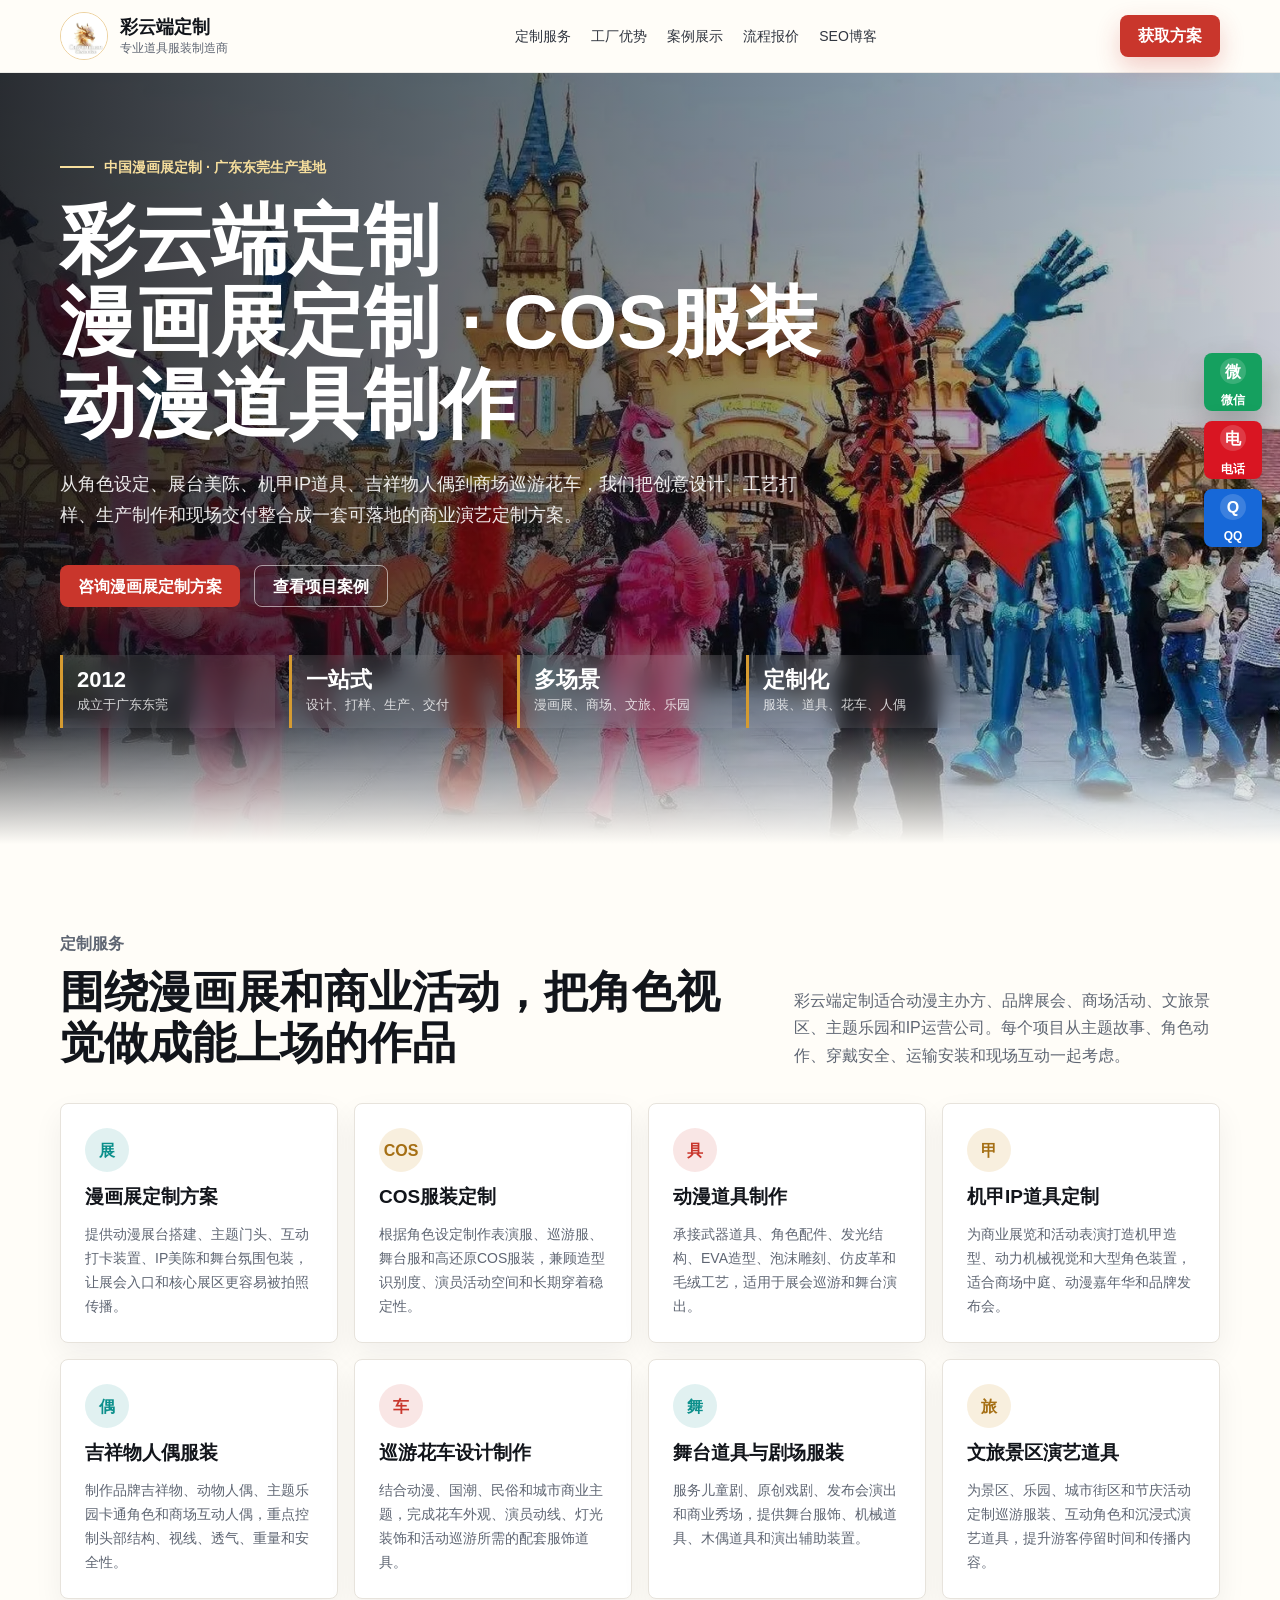
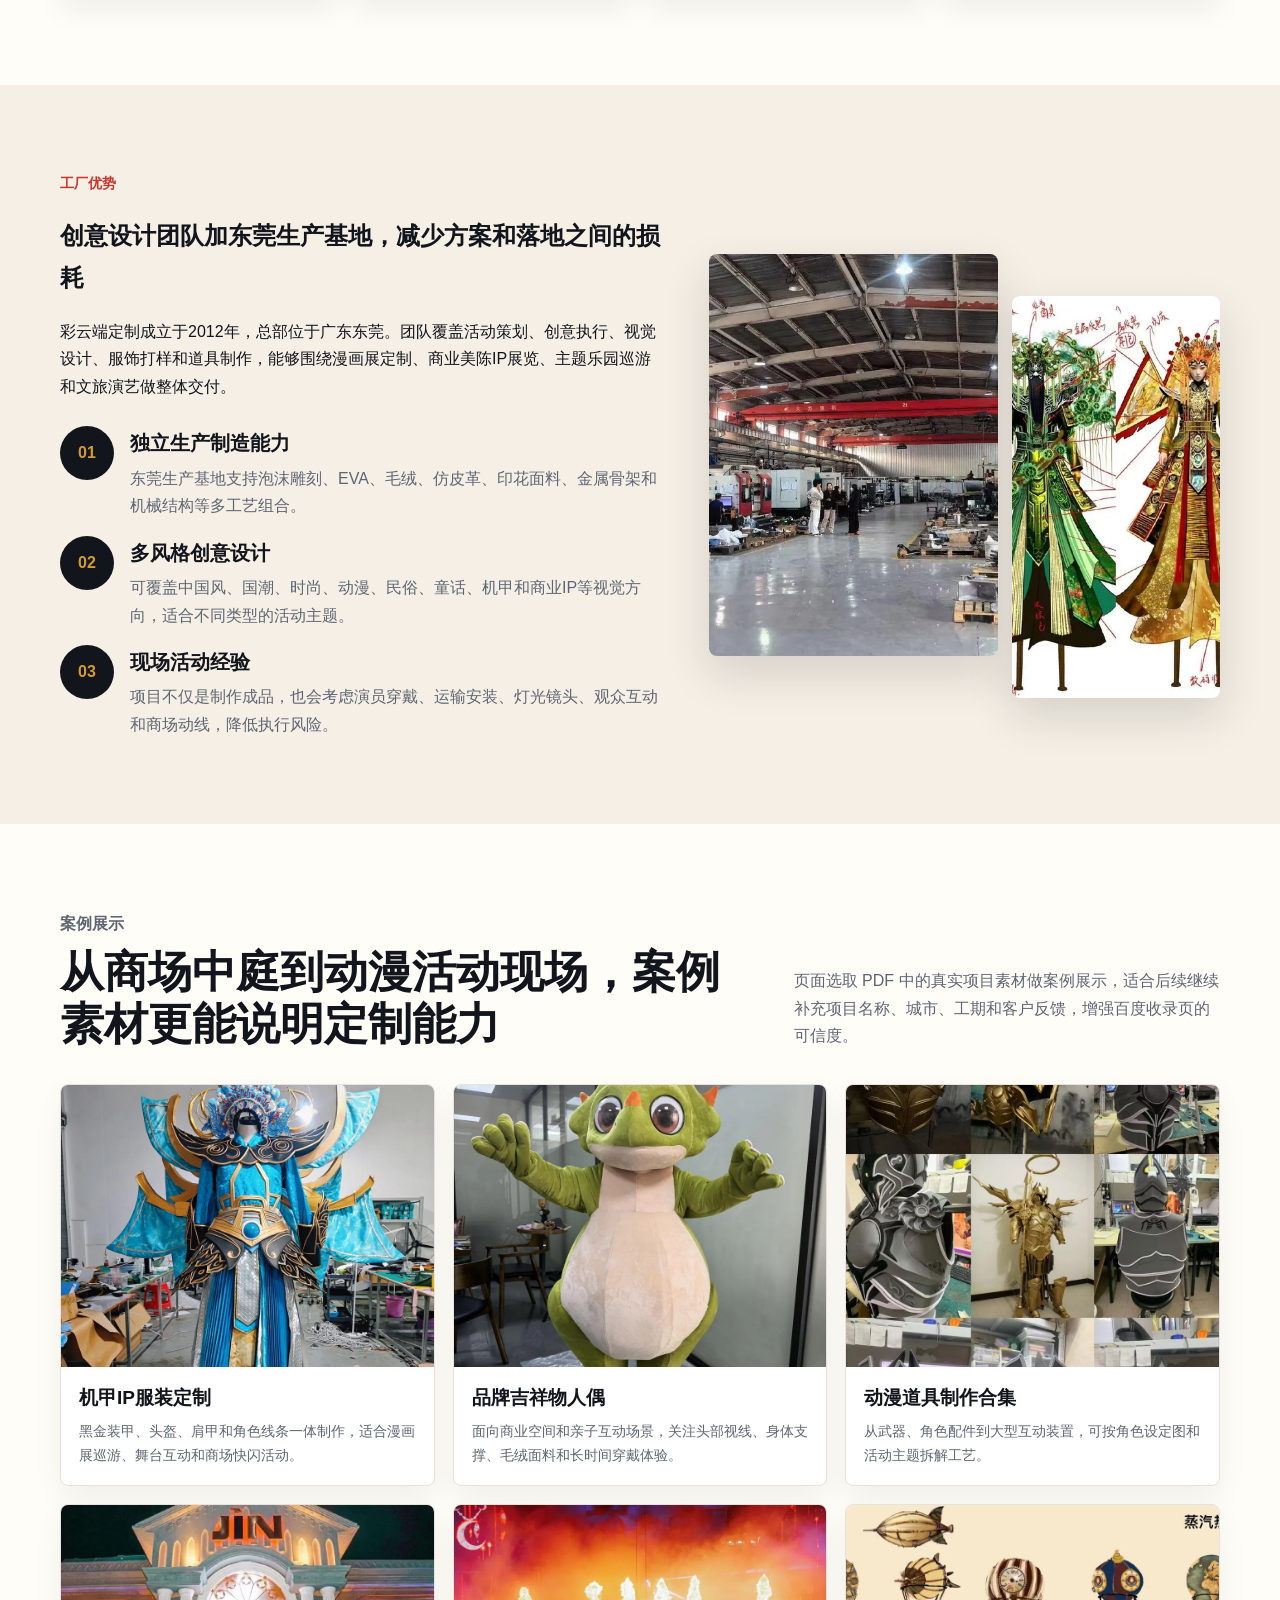
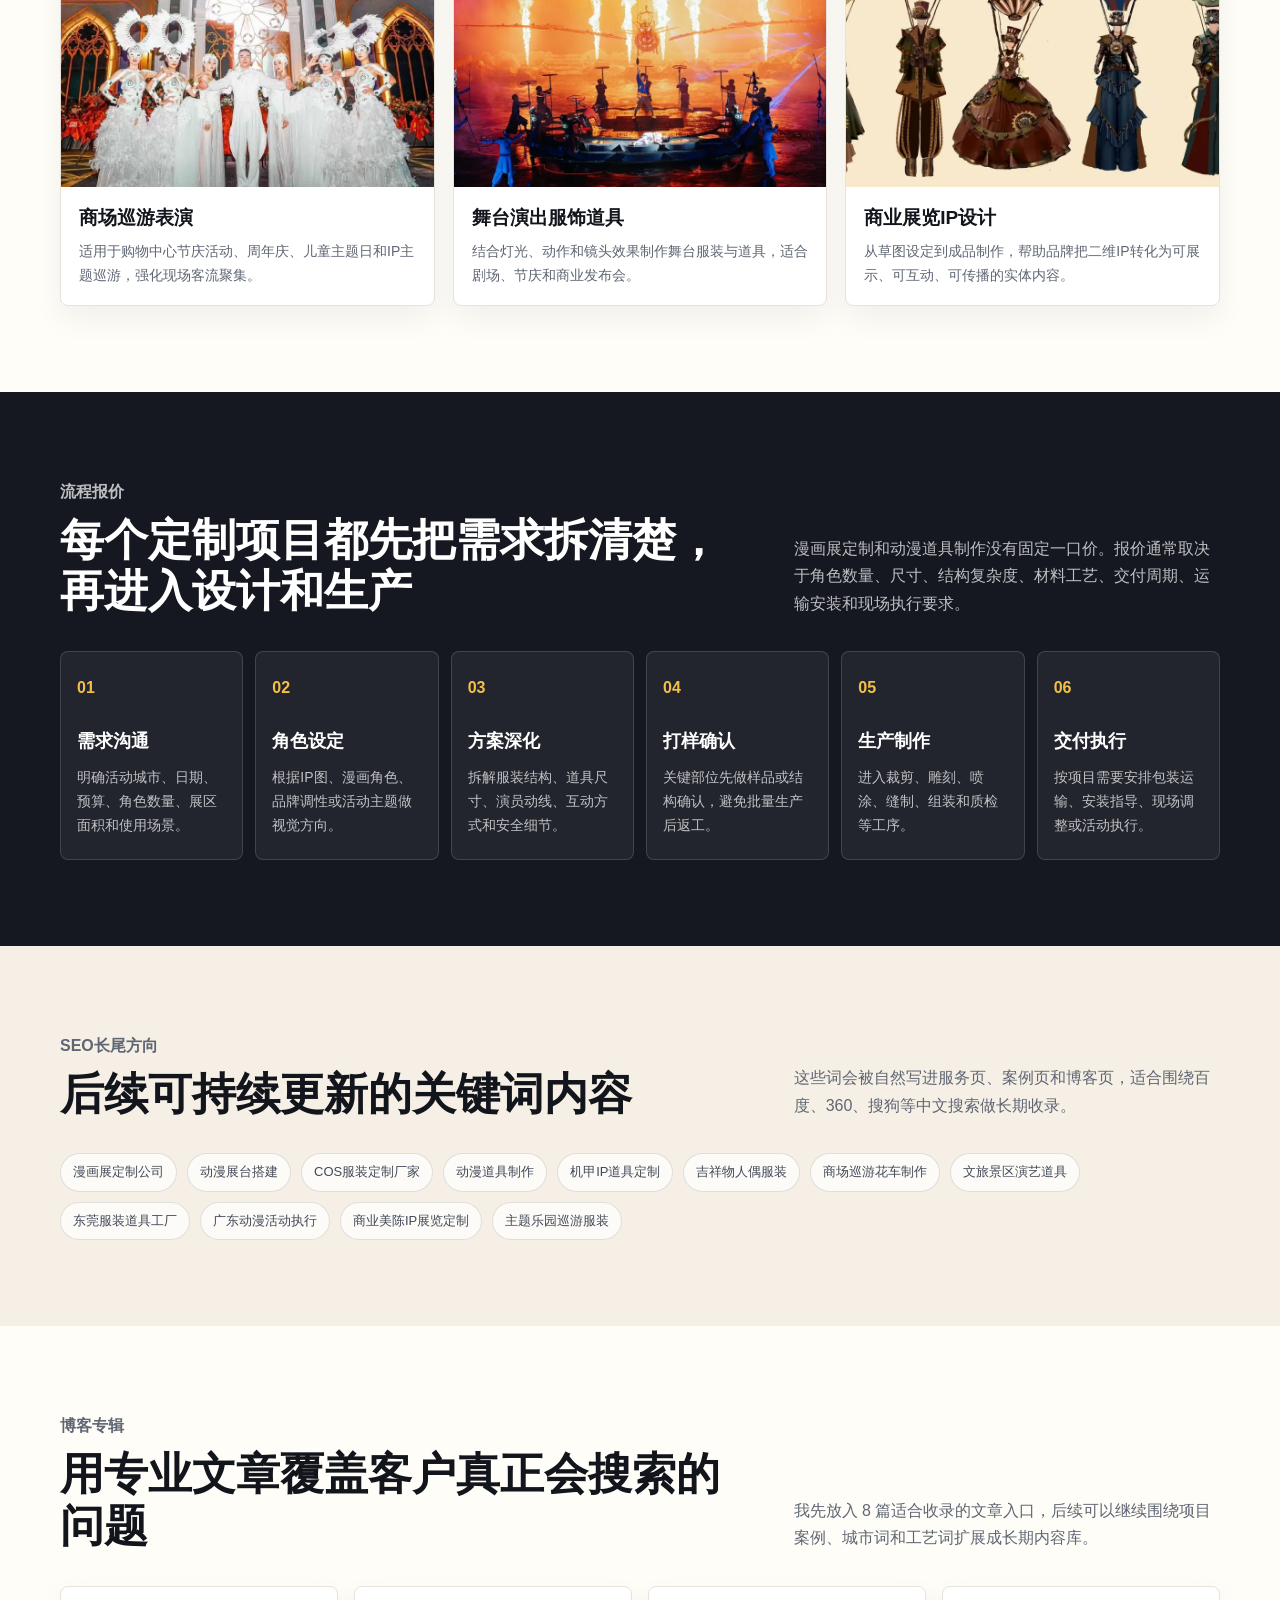
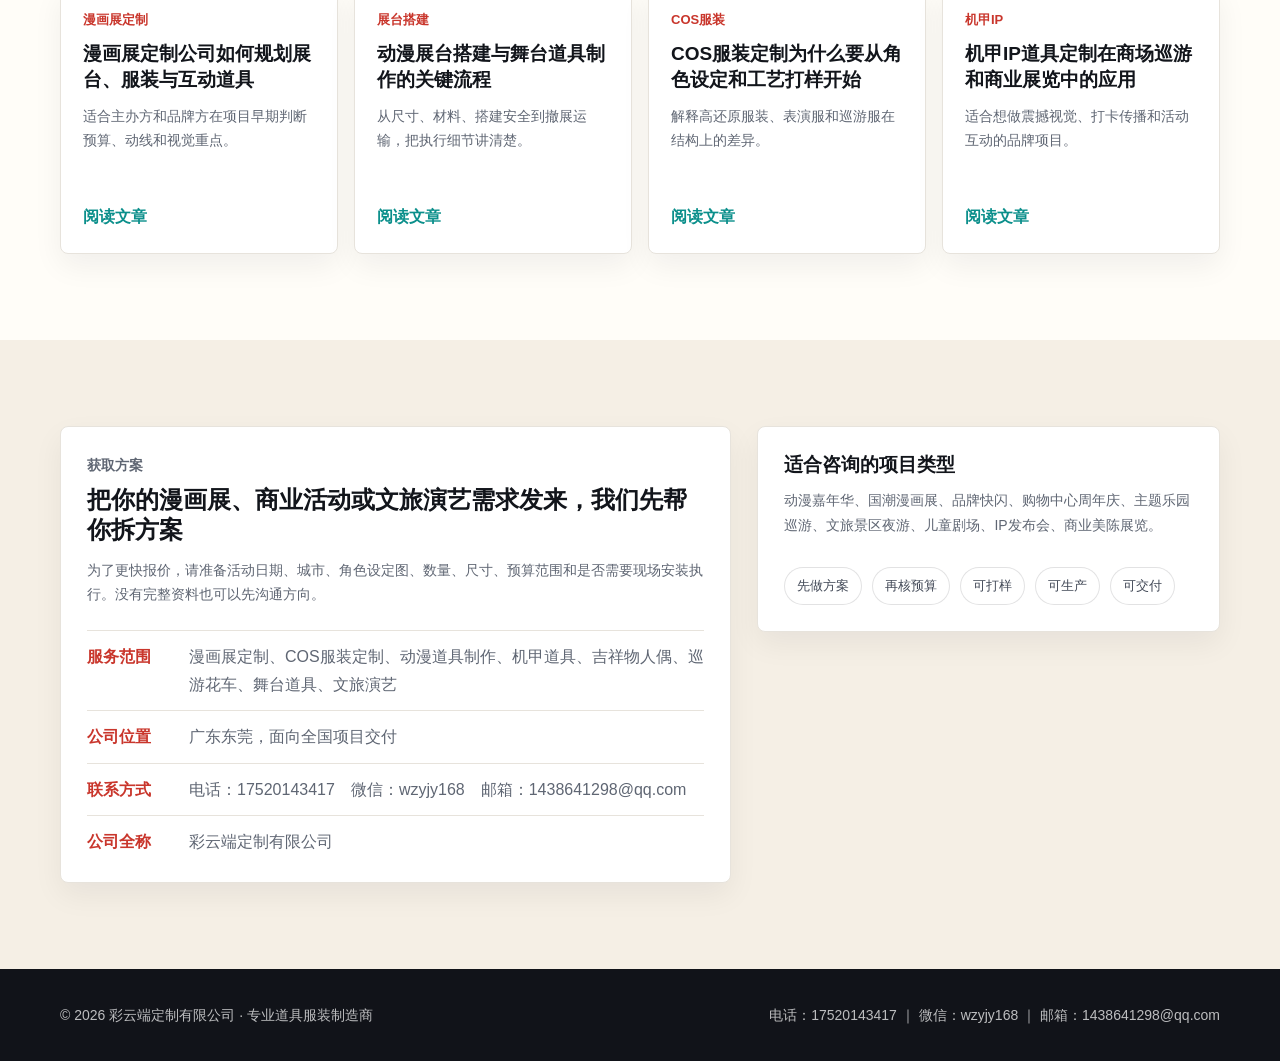
<file: index.html>
<!doctype html>
<html lang="zh-CN">
<head>
  <meta charset="utf-8">
  <meta name="viewport" content="width=device-width, initial-scale=1">
  <title>彩云端定制有限公司｜漫画展定制_COS服装道具制作_动漫展台搭建厂家</title>
  <meta name="description" content="彩云端定制有限公司成立于2012年，总部位于广东东莞，专注漫画展定制、COS服装定制、动漫道具制作、机甲IP道具、吉祥物人偶、商场巡游花车和文旅演艺服饰道具一站式设计生产。">
  <meta name="keywords" content="漫画展定制,动漫展台搭建,COS服装定制,动漫道具制作,舞台道具制作,机甲IP道具定制,吉祥物人偶服装定制,商场巡游花车,文旅景区演艺道具,东莞服装道具工厂">
  <meta name="robots" content="index,follow">
  <meta name="applicable-device" content="pc,mobile">
  <meta name="format-detection" content="telephone=no">
  <link rel="canonical" href="https://www.caiyunduan168.com/">
  <link rel="preload" as="image" href="assets/images/hero-parade.webp" fetchpriority="high">
  <link rel="icon" href="assets/images/favicon-192.png" sizes="192x192">
  <link rel="stylesheet" href="assets/styles.css">
  <meta property="og:type" content="website">
  <meta property="og:title" content="彩云端定制｜漫画展定制与动漫服饰道具制造商">
  <meta property="og:description" content="从角色设定、展陈美陈、COS服装、机甲道具到巡游花车，彩云端定制提供漫画展与商业演艺项目一站式方案。">
  <meta property="og:image" content="https://www.caiyunduan168.com/assets/images/og-cover.jpg">
  <script type="application/ld+json">
  {
    "@context": "https://schema.org",
    "@type": "Organization",
    "name": "彩云端定制",
    "legalName": "彩云端定制有限公司",
    "url": "https://www.caiyunduan168.com/",
    "logo": "https://www.caiyunduan168.com/assets/images/logo-caiyunduan.webp",
    "foundingDate": "2012",
    "telephone": "+86-17520143417",
    "email": "1438641298@qq.com",
    "address": {
      "@type": "PostalAddress",
      "addressRegion": "广东省",
      "addressLocality": "东莞市",
      "addressCountry": "CN"
    },
    "contactPoint": {
      "@type": "ContactPoint",
      "telephone": "+86-17520143417",
      "email": "1438641298@qq.com",
      "contactType": "customer service",
      "availableLanguage": ["zh-CN"]
    },
    "areaServed": ["广东", "广州", "深圳", "东莞", "佛山", "上海", "杭州", "成都", "北京", "全国"],
    "sameAs": [],
    "description": "彩云端定制是位于广东东莞的专业道具服装制造商，提供漫画展定制、COS服装定制、动漫道具制作、商业美陈IP展览、商场巡游花车和文旅演艺道具等服务。"
  }
  </script>
</head>
<body>
  <a class="skip-link" href="#main">跳到主要内容</a>
  <header class="site-header" id="top">
    <div class="header-inner">
      <a class="brand" href="index.html" aria-label="彩云端定制首页">
        <img src="assets/images/logo-caiyunduan.webp" width="48" height="48" alt="彩云端定制公司标志">
        <span>
          <span class="brand-name">彩云端定制</span>
          <span class="brand-sub">专业道具服装制造商</span>
        </span>
      </a>
      <nav class="nav" aria-label="主导航">
        <a href="#services">定制服务</a>
        <a href="#advantages">工厂优势</a>
        <a href="#cases">案例展示</a>
        <a href="#process">流程报价</a>
        <a href="blog/index.html">SEO博客</a>
      </nav>
      <a class="header-cta" href="#contact">获取方案</a>
      <details class="mobile-nav">
        <summary>菜单</summary>
        <div>
          <a href="#services">定制服务</a>
          <a href="#advantages">工厂优势</a>
          <a href="#cases">案例展示</a>
          <a href="#process">流程报价</a>
          <a href="blog/index.html">SEO博客</a>
          <a href="#contact">获取方案</a>
        </div>
      </details>
    </div>
  </header>

  <main id="main">
    <section class="hero" aria-label="漫画展定制公司首屏">
      <div class="hero-inner">
        <div>
          <p class="eyebrow">中国漫画展定制 · 广东东莞生产基地</p>
          <h1><span class="hero-title-line">彩云端定制</span><span class="hero-title-line">漫画展定制 · COS服装</span><span class="hero-title-line">动漫道具制作</span></h1>
          <p class="hero-lead">从角色设定、展台美陈、机甲IP道具、吉祥物人偶到商场巡游花车，我们把创意设计、工艺打样、生产制作和现场交付整合成一套可落地的商业演艺定制方案。</p>
          <div class="hero-actions">
            <a class="primary-btn" href="#contact">咨询漫画展定制方案</a>
            <a class="secondary-btn" href="#cases">查看项目案例</a>
          </div>
          <div class="hero-proof" aria-label="公司实力">
            <div class="proof-item">
              <strong>2012</strong>
              <span>成立于广东东莞</span>
            </div>
            <div class="proof-item">
              <strong>一站式</strong>
              <span>设计、打样、生产、交付</span>
            </div>
            <div class="proof-item">
              <strong>多场景</strong>
              <span>漫画展、商场、文旅、乐园</span>
            </div>
            <div class="proof-item">
              <strong>定制化</strong>
              <span>服装、道具、花车、人偶</span>
            </div>
          </div>
        </div>
      </div>
    </section>

    <section class="section" id="services">
      <div class="section-inner">
        <div class="section-head">
          <div>
            <p class="section-kicker">定制服务</p>
            <h2>围绕漫画展和商业活动，把角色视觉做成能上场的作品</h2>
          </div>
          <p>彩云端定制适合动漫主办方、品牌展会、商场活动、文旅景区、主题乐园和IP运营公司。每个项目从主题故事、角色动作、穿戴安全、运输安装和现场互动一起考虑。</p>
        </div>
        <div class="service-grid">
          <article class="service-card">
            <span class="service-mark">展</span>
            <h3>漫画展定制方案</h3>
            <p>提供动漫展台搭建、主题门头、互动打卡装置、IP美陈和舞台氛围包装，让展会入口和核心展区更容易被拍照传播。</p>
          </article>
          <article class="service-card">
            <span class="service-mark">COS</span>
            <h3>COS服装定制</h3>
            <p>根据角色设定制作表演服、巡游服、舞台服和高还原COS服装，兼顾造型识别度、演员活动空间和长期穿着稳定性。</p>
          </article>
          <article class="service-card">
            <span class="service-mark">具</span>
            <h3>动漫道具制作</h3>
            <p>承接武器道具、角色配件、发光结构、EVA造型、泡沫雕刻、仿皮革和毛绒工艺，适用于展会巡游和舞台演出。</p>
          </article>
          <article class="service-card">
            <span class="service-mark">甲</span>
            <h3>机甲IP道具定制</h3>
            <p>为商业展览和活动表演打造机甲造型、动力机械视觉和大型角色装置，适合商场中庭、动漫嘉年华和品牌发布会。</p>
          </article>
          <article class="service-card">
            <span class="service-mark">偶</span>
            <h3>吉祥物人偶服装</h3>
            <p>制作品牌吉祥物、动物人偶、主题乐园卡通角色和商场互动人偶，重点控制头部结构、视线、透气、重量和安全性。</p>
          </article>
          <article class="service-card">
            <span class="service-mark">车</span>
            <h3>巡游花车设计制作</h3>
            <p>结合动漫、国潮、民俗和城市商业主题，完成花车外观、演员动线、灯光装饰和活动巡游所需的配套服饰道具。</p>
          </article>
          <article class="service-card">
            <span class="service-mark">舞</span>
            <h3>舞台道具与剧场服装</h3>
            <p>服务儿童剧、原创戏剧、发布会演出和商业秀场，提供舞台服饰、机械道具、木偶道具和演出辅助装置。</p>
          </article>
          <article class="service-card">
            <span class="service-mark">旅</span>
            <h3>文旅景区演艺道具</h3>
            <p>为景区、乐园、城市街区和节庆活动定制巡游服装、互动角色和沉浸式演艺道具，提升游客停留时间和传播内容。</p>
          </article>
        </div>
      </div>
    </section>

    <section class="section soft" id="advantages">
      <div class="section-inner split">
        <div>
          <p class="section-kicker">工厂优势</p>
          <h2>创意设计团队加东莞生产基地，减少方案和落地之间的损耗</h2>
          <p>彩云端定制成立于2012年，总部位于广东东莞。团队覆盖活动策划、创意执行、视觉设计、服饰打样和道具制作，能够围绕漫画展定制、商业美陈IP展览、主题乐园巡游和文旅演艺做整体交付。</p>
          <div class="feature-list">
            <div class="feature">
              <strong>01</strong>
              <div>
                <h3>独立生产制造能力</h3>
                <p>东莞生产基地支持泡沫雕刻、EVA、毛绒、仿皮革、印花面料、金属骨架和机械结构等多工艺组合。</p>
              </div>
            </div>
            <div class="feature">
              <strong>02</strong>
              <div>
                <h3>多风格创意设计</h3>
                <p>可覆盖中国风、国潮、时尚、动漫、民俗、童话、机甲和商业IP等视觉方向，适合不同类型的活动主题。</p>
              </div>
            </div>
            <div class="feature">
              <strong>03</strong>
              <div>
                <h3>现场活动经验</h3>
                <p>项目不仅是制作成品，也会考虑演员穿戴、运输安装、灯光镜头、观众互动和商场动线，降低执行风险。</p>
              </div>
            </div>
          </div>
        </div>
        <div class="split-media">
          <img src="assets/images/case-team-workshop.webp" width="900" height="620" loading="lazy" alt="彩云端定制东莞服装道具工厂团队与制作现场">
          <img src="assets/images/case-design-sketch.webp" width="900" height="620" loading="lazy" alt="漫画展定制项目的角色服装设计草图">
        </div>
      </div>
    </section>

    <section class="section" id="cases">
      <div class="section-inner">
        <div class="section-head">
          <div>
            <p class="section-kicker">案例展示</p>
            <h2>从商场中庭到动漫活动现场，案例素材更能说明定制能力</h2>
          </div>
          <p>页面选取 PDF 中的真实项目素材做案例展示，适合后续继续补充项目名称、城市、工期和客户反馈，增强百度收录页的可信度。</p>
        </div>
        <div class="case-grid">
          <article class="case-card">
            <img src="assets/images/case-mecha-costume.webp" width="900" height="900" loading="lazy" alt="黑金机甲IP服装定制案例">
            <div>
              <h3>机甲IP服装定制</h3>
              <p>黑金装甲、头盔、肩甲和角色线条一体制作，适合漫画展巡游、舞台互动和商场快闪活动。</p>
            </div>
          </article>
          <article class="case-card">
            <img src="assets/images/case-mascot-blue.webp" width="900" height="900" loading="lazy" alt="蓝色品牌吉祥物人偶服装定制案例">
            <div>
              <h3>品牌吉祥物人偶</h3>
              <p>面向商业空间和亲子互动场景，关注头部视线、身体支撑、毛绒面料和长时间穿戴体验。</p>
            </div>
          </article>
          <article class="case-card">
            <img src="assets/images/case-props-collage.webp" width="900" height="900" loading="lazy" alt="动漫道具制作与舞台角色道具案例合集">
            <div>
              <h3>动漫道具制作合集</h3>
              <p>从武器、角色配件到大型互动装置，可按角色设定图和活动主题拆解工艺。</p>
            </div>
          </article>
          <article class="case-card">
            <img src="assets/images/case-shopping-parade.webp" width="900" height="620" loading="lazy" alt="商场巡游表演服装与道具定制案例">
            <div>
              <h3>商场巡游表演</h3>
              <p>适用于购物中心节庆活动、周年庆、儿童主题日和IP主题巡游，强化现场客流聚集。</p>
            </div>
          </article>
          <article class="case-card">
            <img src="assets/images/case-performance-night.webp" width="900" height="620" loading="lazy" alt="夜间舞台演出服装道具制作案例">
            <div>
              <h3>舞台演出服饰道具</h3>
              <p>结合灯光、动作和镜头效果制作舞台服装与道具，适合剧场、节庆和商业发布会。</p>
            </div>
          </article>
          <article class="case-card">
            <img src="assets/images/case-ip-design.webp" width="900" height="620" loading="lazy" alt="商业展览IP设计与动漫活动物料设计案例">
            <div>
              <h3>商业展览IP设计</h3>
              <p>从草图设定到成品制作，帮助品牌把二维IP转化为可展示、可互动、可传播的实体内容。</p>
            </div>
          </article>
        </div>
      </div>
    </section>

    <section class="section night" id="process">
      <div class="section-inner">
        <div class="section-head">
          <div>
            <p class="section-kicker">流程报价</p>
            <h2>每个定制项目都先把需求拆清楚，再进入设计和生产</h2>
          </div>
          <p>漫画展定制和动漫道具制作没有固定一口价。报价通常取决于角色数量、尺寸、结构复杂度、材料工艺、交付周期、运输安装和现场执行要求。</p>
        </div>
        <div class="process">
          <div class="process-step">
            <h3>需求沟通</h3>
            <p>明确活动城市、日期、预算、角色数量、展区面积和使用场景。</p>
          </div>
          <div class="process-step">
            <h3>角色设定</h3>
            <p>根据IP图、漫画角色、品牌调性或活动主题做视觉方向。</p>
          </div>
          <div class="process-step">
            <h3>方案深化</h3>
            <p>拆解服装结构、道具尺寸、演员动线、互动方式和安全细节。</p>
          </div>
          <div class="process-step">
            <h3>打样确认</h3>
            <p>关键部位先做样品或结构确认，避免批量生产后返工。</p>
          </div>
          <div class="process-step">
            <h3>生产制作</h3>
            <p>进入裁剪、雕刻、喷涂、缝制、组装和质检等工序。</p>
          </div>
          <div class="process-step">
            <h3>交付执行</h3>
            <p>按项目需要安排包装运输、安装指导、现场调整或活动执行。</p>
          </div>
        </div>
      </div>
    </section>

    <section class="section soft" id="keywords">
      <div class="section-inner">
        <div class="section-head">
          <div>
            <p class="section-kicker">SEO长尾方向</p>
            <h2>后续可持续更新的关键词内容</h2>
          </div>
          <p>这些词会被自然写进服务页、案例页和博客页，适合围绕百度、360、搜狗等中文搜索做长期收录。</p>
        </div>
        <div class="keyword-strip" aria-label="彩云端定制SEO关键词">
          <span>漫画展定制公司</span>
          <span>动漫展台搭建</span>
          <span>COS服装定制厂家</span>
          <span>动漫道具制作</span>
          <span>机甲IP道具定制</span>
          <span>吉祥物人偶服装</span>
          <span>商场巡游花车制作</span>
          <span>文旅景区演艺道具</span>
          <span>东莞服装道具工厂</span>
          <span>广东动漫活动执行</span>
          <span>商业美陈IP展览定制</span>
          <span>主题乐园巡游服装</span>
        </div>
      </div>
    </section>

    <section class="section" id="blog">
      <div class="section-inner">
        <div class="section-head">
          <div>
            <p class="section-kicker">博客专辑</p>
            <h2>用专业文章覆盖客户真正会搜索的问题</h2>
          </div>
          <p>我先放入 8 篇适合收录的文章入口，后续可以继续围绕项目案例、城市词和工艺词扩展成长期内容库。</p>
        </div>
        <div class="blog-grid">
          <article class="blog-card">
            <span>漫画展定制</span>
            <h3>漫画展定制公司如何规划展台、服装与互动道具</h3>
            <p>适合主办方和品牌方在项目早期判断预算、动线和视觉重点。</p>
            <a href="blog/manhuazhan-dingzhi.html">阅读文章</a>
          </article>
          <article class="blog-card">
            <span>展台搭建</span>
            <h3>动漫展台搭建与舞台道具制作的关键流程</h3>
            <p>从尺寸、材料、搭建安全到撤展运输，把执行细节讲清楚。</p>
            <a href="blog/dongman-zhantai-daoju.html">阅读文章</a>
          </article>
          <article class="blog-card">
            <span>COS服装</span>
            <h3>COS服装定制为什么要从角色设定和工艺打样开始</h3>
            <p>解释高还原服装、表演服和巡游服在结构上的差异。</p>
            <a href="blog/cos-fuzhuang-dingzhi.html">阅读文章</a>
          </article>
          <article class="blog-card">
            <span>机甲IP</span>
            <h3>机甲IP道具定制在商场巡游和商业展览中的应用</h3>
            <p>适合想做震撼视觉、打卡传播和活动互动的品牌项目。</p>
            <a href="blog/jijia-ip-daoju.html">阅读文章</a>
          </article>
        </div>
      </div>
    </section>

    <section class="section soft" id="contact">
      <div class="section-inner contact-layout">
        <div class="contact-panel">
          <p class="section-kicker">获取方案</p>
          <h2>把你的漫画展、商业活动或文旅演艺需求发来，我们先帮你拆方案</h2>
          <p>为了更快报价，请准备活动日期、城市、角色设定图、数量、尺寸、预算范围和是否需要现场安装执行。没有完整资料也可以先沟通方向。</p>
          <div class="contact-list">
            <div class="contact-row">
              <strong>服务范围</strong>
              <span>漫画展定制、COS服装定制、动漫道具制作、机甲道具、吉祥物人偶、巡游花车、舞台道具、文旅演艺</span>
            </div>
            <div class="contact-row">
              <strong>公司位置</strong>
              <span>广东东莞，面向全国项目交付</span>
            </div>
            <div class="contact-row">
              <strong>联系方式</strong>
              <span class="contact-methods">
                <span>电话：<a href="tel:17520143417">17520143417</a></span>
                <span>微信：wzyjy168</span>
                <span>邮箱：<a href="mailto:1438641298@qq.com">1438641298@qq.com</a></span>
              </span>
            </div>
            <div class="contact-row">
              <strong>公司全称</strong>
              <span>彩云端定制有限公司</span>
            </div>
          </div>
        </div>
        <aside class="contact-panel">
          <h3>适合咨询的项目类型</h3>
          <p>动漫嘉年华、国潮漫画展、品牌快闪、购物中心周年庆、主题乐园巡游、文旅景区夜游、儿童剧场、IP发布会、商业美陈展览。</p>
          <div class="keyword-strip">
            <span>先做方案</span>
            <span>再核预算</span>
            <span>可打样</span>
            <span>可生产</span>
            <span>可交付</span>
          </div>
        </aside>
      </div>
    </section>
  </main>

  <footer class="site-footer">
    <div class="footer-inner">
      <span>© 2026 彩云端定制有限公司 · 专业道具服装制造商</span>
      <span>电话：17520143417 ｜ 微信：wzyjy168 ｜ 邮箱：1438641298@qq.com</span>
    </div>
  </footer>
  <div class="floating-contact" aria-label="快速联系">
    <button class="float-btn wechat" type="button" data-contact-popup="wechat" aria-label="查看微信">
      <span>微</span>
      <strong>微信</strong>
    </button>
    <a class="float-btn phone" href="tel:17520143417" aria-label="拨打电话">
      <span>电</span>
      <strong>电话</strong>
    </a>
    <button class="float-btn qq" type="button" data-contact-popup="qq" aria-label="查看QQ">
      <span>Q</span>
      <strong>QQ</strong>
    </button>
  </div>

  <div class="contact-popup" id="contact-popup" hidden>
    <div class="contact-popup-card" role="dialog" aria-modal="true" aria-labelledby="contact-popup-title">
      <button class="contact-popup-close" type="button" aria-label="关闭弹窗">×</button>
      <p class="popup-kicker">彩云端定制有限公司</p>
      <h2 id="contact-popup-title">微信咨询</h2>
      <p id="contact-popup-copy">添加微信，发送需求图片、尺寸和数量，快速获取定制方案。</p>
      <div class="popup-value" id="contact-popup-value">wzyjy168</div>
      <button class="popup-copy" type="button">复制号码</button>
    </div>
  </div>
  <script>
    (function () {
      var popup = document.getElementById('contact-popup');
      var title = document.getElementById('contact-popup-title');
      var copy = document.getElementById('contact-popup-copy');
      var value = document.getElementById('contact-popup-value');
      var close = document.querySelector('.contact-popup-close');
      var copyButton = document.querySelector('.popup-copy');
      var data = {
        wechat: {
          title: '微信咨询',
          copy: '添加微信，发送需求图片、尺寸和数量，快速获取定制方案。',
          value: 'wzyjy168'
        },
        qq: {
          title: 'QQ咨询',
          copy: '通过QQ沟通漫画展服装、道具、人偶和美陈定制需求。',
          value: '1438641298'
        }
      };

      function openPopup(type) {
        var item = data[type];
        if (!item) return;
        title.textContent = item.title;
        copy.textContent = item.copy;
        value.textContent = item.value;
        popup.hidden = false;
        copyButton.textContent = '复制号码';
      }

      document.querySelectorAll('[data-contact-popup]').forEach(function (button) {
        button.addEventListener('click', function () {
          openPopup(button.getAttribute('data-contact-popup'));
        });
      });

      close.addEventListener('click', function () {
        popup.hidden = true;
      });

      popup.addEventListener('click', function (event) {
        if (event.target === popup) popup.hidden = true;
      });

      copyButton.addEventListener('click', function () {
        navigator.clipboard.writeText(value.textContent).then(function () {
          copyButton.textContent = '已复制';
        }).catch(function () {
          copyButton.textContent = '请手动复制';
        });
      });
    })();
  </script>
</body>
</html>
</file>
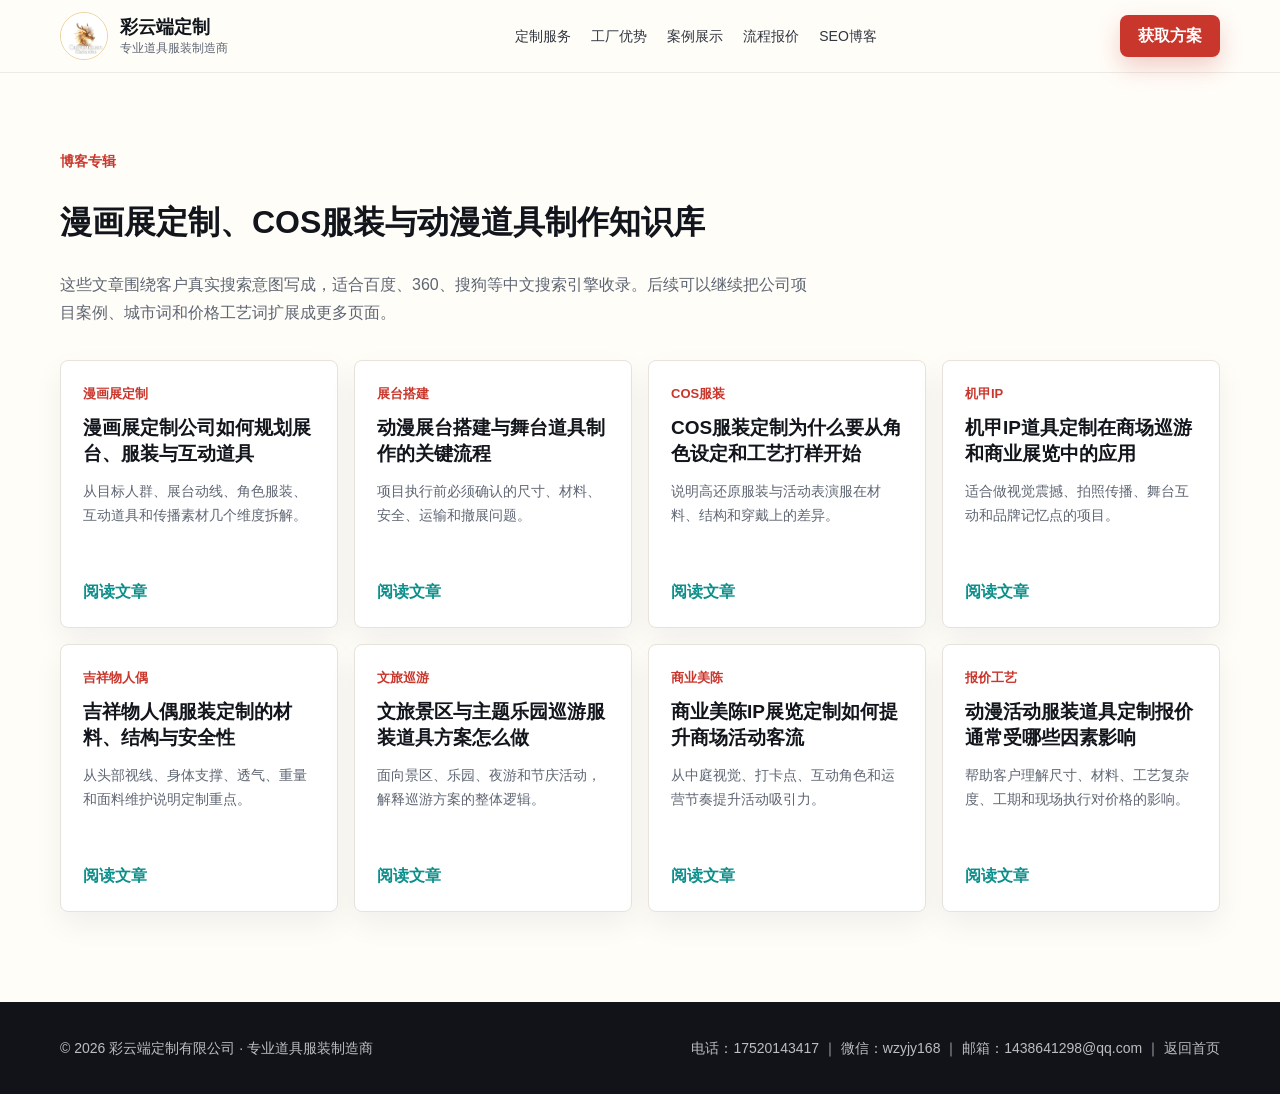
<file: blog/index.html>
<!doctype html>
<html lang="zh-CN">
<head>
  <meta charset="utf-8">
  <meta name="viewport" content="width=device-width, initial-scale=1">
  <title>彩云端定制博客｜漫画展定制_COS服装_动漫道具制作知识</title>
  <meta name="description" content="彩云端定制博客专辑，围绕漫画展定制、动漫展台搭建、COS服装定制、机甲IP道具、吉祥物人偶和文旅演艺道具发布专业文章，帮助客户了解项目流程和工艺重点。">
  <meta name="keywords" content="漫画展定制博客,COS服装定制知识,动漫道具制作流程,机甲IP道具,吉祥物人偶服装,商场巡游花车,文旅演艺道具">
  <meta name="robots" content="index,follow">
  <meta name="applicable-device" content="pc,mobile">
  <link rel="canonical" href="https://www.caiyunduan168.com/blog/">
  <link rel="icon" href="../assets/images/favicon-192.png" sizes="192x192">
  <link rel="stylesheet" href="../assets/styles.css">
</head>
<body>
  <header class="site-header">
    <div class="header-inner">
      <a class="brand" href="../index.html" aria-label="彩云端定制首页">
        <img src="../assets/images/logo-caiyunduan.webp" width="48" height="48" alt="彩云端定制公司标志">
        <span>
          <span class="brand-name">彩云端定制</span>
          <span class="brand-sub">专业道具服装制造商</span>
        </span>
      </a>
      <nav class="nav" aria-label="主导航">
        <a href="../index.html#services">定制服务</a>
        <a href="../index.html#advantages">工厂优势</a>
        <a href="../index.html#cases">案例展示</a>
        <a href="../index.html#process">流程报价</a>
        <a href="index.html">SEO博客</a>
      </nav>
      <a class="header-cta" href="../index.html#contact">获取方案</a>
      <details class="mobile-nav">
        <summary>菜单</summary>
        <div>
          <a href="../index.html#services">定制服务</a>
          <a href="../index.html#advantages">工厂优势</a>
          <a href="../index.html#cases">案例展示</a>
          <a href="../index.html#process">流程报价</a>
          <a href="index.html">SEO博客</a>
          <a href="../index.html#contact">获取方案</a>
        </div>
      </details>
    </div>
  </header>

  <main class="blog-archive">
    <div class="section-inner">
      <p class="section-kicker">博客专辑</p>
      <h1>漫画展定制、COS服装与动漫道具制作知识库</h1>
      <p class="archive-lead">这些文章围绕客户真实搜索意图写成，适合百度、360、搜狗等中文搜索引擎收录。后续可以继续把公司项目案例、城市词和价格工艺词扩展成更多页面。</p>
      <div class="blog-grid">
        <article class="blog-card">
          <span>漫画展定制</span>
          <h3>漫画展定制公司如何规划展台、服装与互动道具</h3>
          <p>从目标人群、展台动线、角色服装、互动道具和传播素材几个维度拆解。</p>
          <a href="manhuazhan-dingzhi.html">阅读文章</a>
        </article>
        <article class="blog-card">
          <span>展台搭建</span>
          <h3>动漫展台搭建与舞台道具制作的关键流程</h3>
          <p>项目执行前必须确认的尺寸、材料、安全、运输和撤展问题。</p>
          <a href="dongman-zhantai-daoju.html">阅读文章</a>
        </article>
        <article class="blog-card">
          <span>COS服装</span>
          <h3>COS服装定制为什么要从角色设定和工艺打样开始</h3>
          <p>说明高还原服装与活动表演服在材料、结构和穿戴上的差异。</p>
          <a href="cos-fuzhuang-dingzhi.html">阅读文章</a>
        </article>
        <article class="blog-card">
          <span>机甲IP</span>
          <h3>机甲IP道具定制在商场巡游和商业展览中的应用</h3>
          <p>适合做视觉震撼、拍照传播、舞台互动和品牌记忆点的项目。</p>
          <a href="jijia-ip-daoju.html">阅读文章</a>
        </article>
        <article class="blog-card">
          <span>吉祥物人偶</span>
          <h3>吉祥物人偶服装定制的材料、结构与安全性</h3>
          <p>从头部视线、身体支撑、透气、重量和面料维护说明定制重点。</p>
          <a href="jixiangwu-renou.html">阅读文章</a>
        </article>
        <article class="blog-card">
          <span>文旅巡游</span>
          <h3>文旅景区与主题乐园巡游服装道具方案怎么做</h3>
          <p>面向景区、乐园、夜游和节庆活动，解释巡游方案的整体逻辑。</p>
          <a href="wenlv-leyuan-xunyou.html">阅读文章</a>
        </article>
        <article class="blog-card">
          <span>商业美陈</span>
          <h3>商业美陈IP展览定制如何提升商场活动客流</h3>
          <p>从中庭视觉、打卡点、互动角色和运营节奏提升活动吸引力。</p>
          <a href="shangye-meichen-ip.html">阅读文章</a>
        </article>
        <article class="blog-card">
          <span>报价工艺</span>
          <h3>动漫活动服装道具定制报价通常受哪些因素影响</h3>
          <p>帮助客户理解尺寸、材料、工艺复杂度、工期和现场执行对价格的影响。</p>
          <a href="baojia-gongyi.html">阅读文章</a>
        </article>
      </div>
    </div>
  </main>

  <footer class="site-footer">
    <div class="footer-inner">
      <span>© 2026 彩云端定制有限公司 · 专业道具服装制造商</span>
      <span>电话：17520143417 ｜ 微信：wzyjy168 ｜ 邮箱：1438641298@qq.com ｜ <a href="../index.html">返回首页</a></span>
    </div>
  </footer>
</body>
</html>
</file>
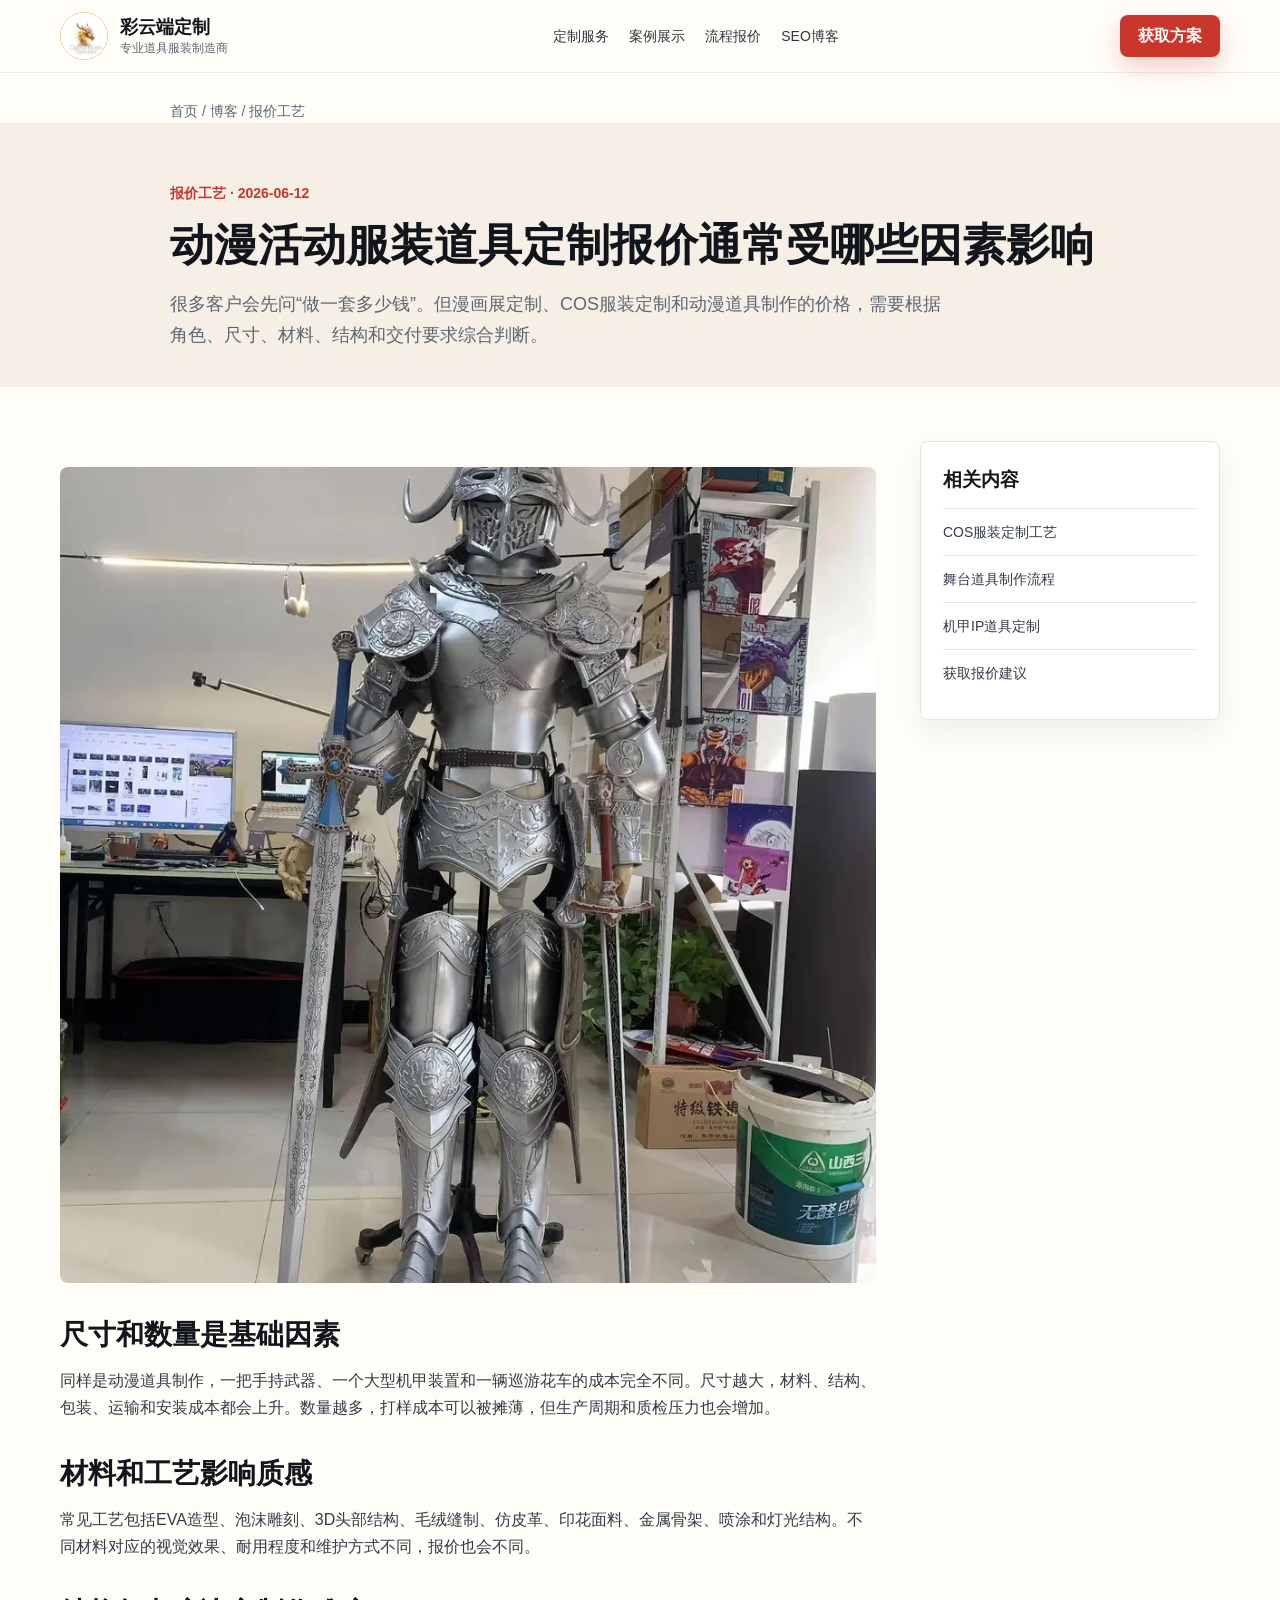
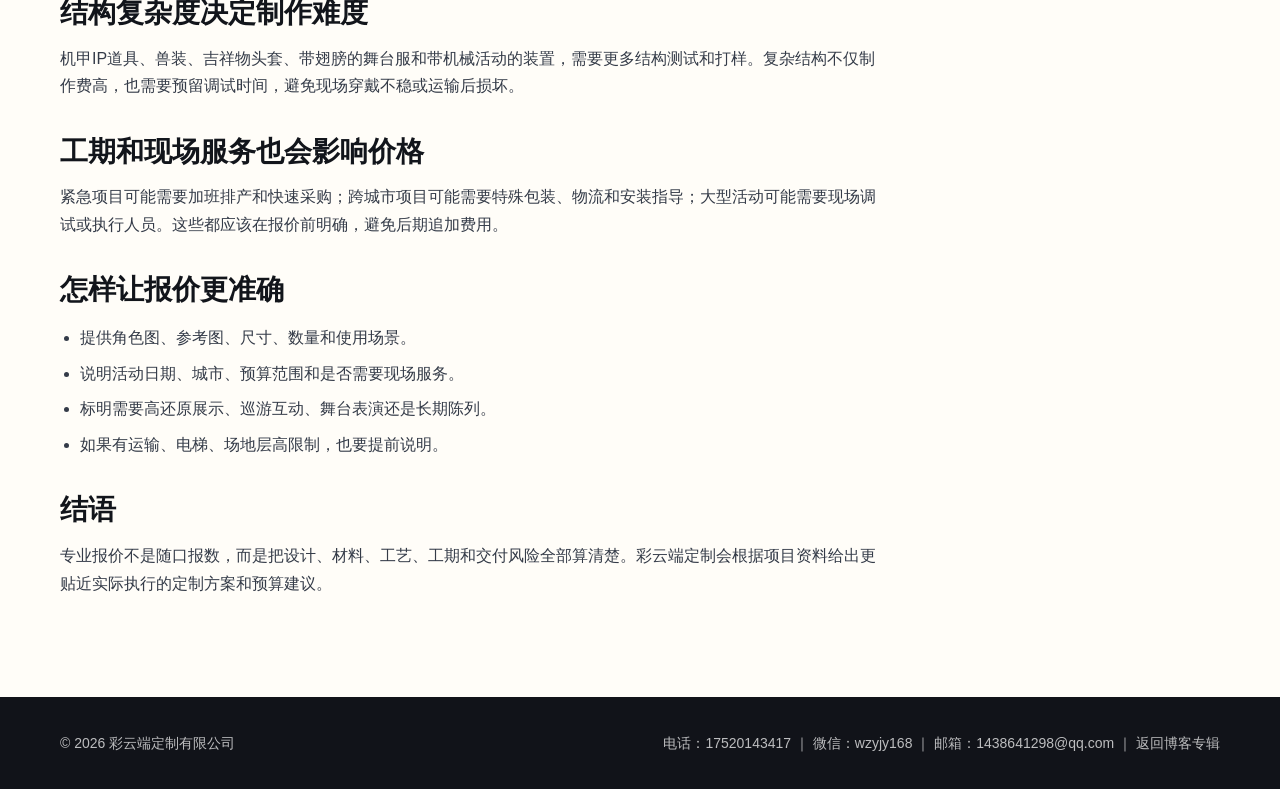
<file: blog/baojia-gongyi.html>
<!doctype html>
<html lang="zh-CN">
<head>
  <meta charset="utf-8">
  <meta name="viewport" content="width=device-width, initial-scale=1">
  <title>动漫活动服装道具定制报价通常受哪些因素影响｜彩云端定制</title>
  <meta name="description" content="动漫活动服装道具定制报价会受到尺寸、数量、材料、工艺复杂度、打样、工期、运输安装和现场执行影响。彩云端定制帮助客户理解报价逻辑。">
  <meta name="keywords" content="动漫道具定制报价,COS服装定制价格,漫画展定制报价,舞台道具制作费用,吉祥物人偶定制价格">
  <meta name="robots" content="index,follow">
  <link rel="canonical" href="https://www.caiyunduan168.com/blog/baojia-gongyi.html">
  <link rel="icon" href="../assets/images/favicon-192.png" sizes="192x192">
  <link rel="stylesheet" href="../assets/styles.css">
</head>
<body>
  <header class="site-header"><div class="header-inner"><a class="brand" href="../index.html"><img src="../assets/images/logo-caiyunduan.webp" width="48" height="48" alt="彩云端定制公司标志"><span><span class="brand-name">彩云端定制</span><span class="brand-sub">专业道具服装制造商</span></span></a><nav class="nav"><a href="../index.html#services">定制服务</a><a href="../index.html#cases">案例展示</a><a href="../index.html#process">流程报价</a><a href="index.html">SEO博客</a></nav><a class="header-cta" href="../index.html#contact">获取方案</a></div></header>
  <div class="breadcrumb"><a href="../index.html">首页</a> / <a href="index.html">博客</a> / 报价工艺</div>
  <main>
    <section class="article-hero"><article class="article"><p class="article-meta">报价工艺 · 2026-06-12</p><h1>动漫活动服装道具定制报价通常受哪些因素影响</h1><p class="article-intro">很多客户会先问“做一套多少钱”。但漫画展定制、COS服装定制和动漫道具制作的价格，需要根据角色、尺寸、材料、结构和交付要求综合判断。</p></article></section>
    <div class="article-layout">
      <article class="article-body">
        <img src="../assets/images/case-workshop-prop.webp" width="900" height="900" alt="动漫活动道具定制工厂制作过程">
        <h2>尺寸和数量是基础因素</h2>
        <p>同样是动漫道具制作，一把手持武器、一个大型机甲装置和一辆巡游花车的成本完全不同。尺寸越大，材料、结构、包装、运输和安装成本都会上升。数量越多，打样成本可以被摊薄，但生产周期和质检压力也会增加。</p>
        <h2>材料和工艺影响质感</h2>
        <p>常见工艺包括EVA造型、泡沫雕刻、3D头部结构、毛绒缝制、仿皮革、印花面料、金属骨架、喷涂和灯光结构。不同材料对应的视觉效果、耐用程度和维护方式不同，报价也会不同。</p>
        <h2>结构复杂度决定制作难度</h2>
        <p>机甲IP道具、兽装、吉祥物头套、带翅膀的舞台服和带机械活动的装置，需要更多结构测试和打样。复杂结构不仅制作费高，也需要预留调试时间，避免现场穿戴不稳或运输后损坏。</p>
        <h2>工期和现场服务也会影响价格</h2>
        <p>紧急项目可能需要加班排产和快速采购；跨城市项目可能需要特殊包装、物流和安装指导；大型活动可能需要现场调试或执行人员。这些都应该在报价前明确，避免后期追加费用。</p>
        <h2>怎样让报价更准确</h2>
        <ul>
          <li>提供角色图、参考图、尺寸、数量和使用场景。</li>
          <li>说明活动日期、城市、预算范围和是否需要现场服务。</li>
          <li>标明需要高还原展示、巡游互动、舞台表演还是长期陈列。</li>
          <li>如果有运输、电梯、场地层高限制，也要提前说明。</li>
        </ul>
        <h2>结语</h2>
        <p>专业报价不是随口报数，而是把设计、材料、工艺、工期和交付风险全部算清楚。彩云端定制会根据项目资料给出更贴近实际执行的定制方案和预算建议。</p>
      </article>
      <aside class="article-aside"><h3>相关内容</h3><a href="cos-fuzhuang-dingzhi.html">COS服装定制工艺</a><a href="dongman-zhantai-daoju.html">舞台道具制作流程</a><a href="jijia-ip-daoju.html">机甲IP道具定制</a><a href="../index.html#contact">获取报价建议</a></aside>
    </div>
  </main>
  <footer class="site-footer"><div class="footer-inner"><span>© 2026 彩云端定制有限公司</span><span>电话：17520143417 ｜ 微信：wzyjy168 ｜ 邮箱：1438641298@qq.com ｜ <a href="index.html">返回博客专辑</a></span></div></footer>
</body>
</html>
</file>
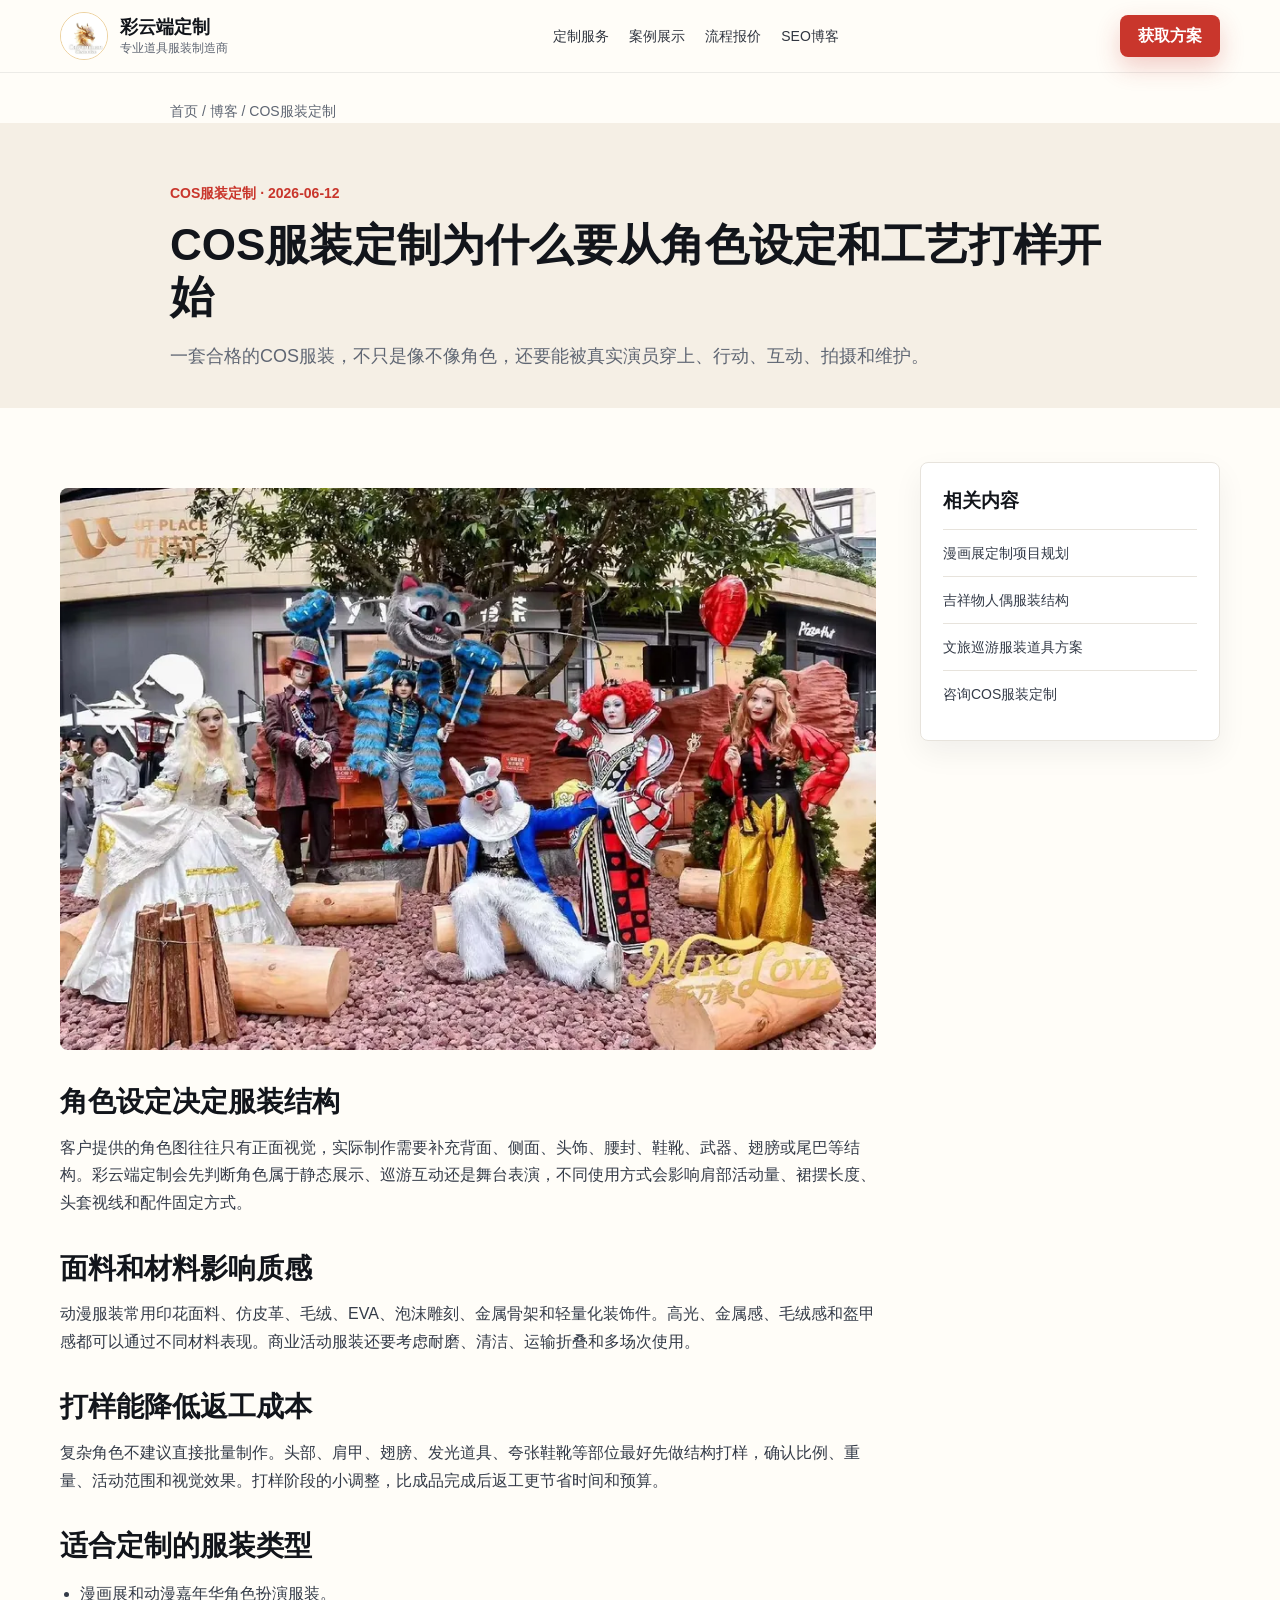
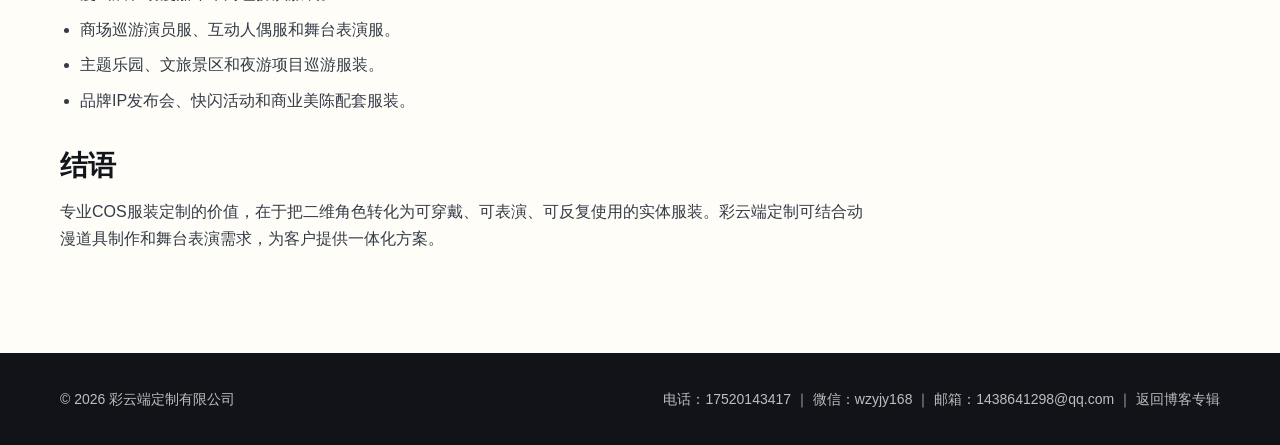
<file: blog/cos-fuzhuang-dingzhi.html>
<!doctype html>
<html lang="zh-CN">
<head>
  <meta charset="utf-8">
  <meta name="viewport" content="width=device-width, initial-scale=1">
  <title>COS服装定制为什么要从角色设定和工艺打样开始｜彩云端定制</title>
  <meta name="description" content="COS服装定制要兼顾角色还原、演员穿戴、舞台表演和活动巡游。彩云端定制介绍角色设定、面料选择、结构打样和批量制作重点。">
  <meta name="keywords" content="COS服装定制,COS服装厂家,角色扮演服装定制,动漫服装定制,巡游服装定制">
  <meta name="robots" content="index,follow">
  <link rel="canonical" href="https://www.caiyunduan168.com/blog/cos-fuzhuang-dingzhi.html">
  <link rel="icon" href="../assets/images/favicon-192.png" sizes="192x192">
  <link rel="stylesheet" href="../assets/styles.css">
</head>
<body>
  <header class="site-header"><div class="header-inner"><a class="brand" href="../index.html"><img src="../assets/images/logo-caiyunduan.webp" width="48" height="48" alt="彩云端定制公司标志"><span><span class="brand-name">彩云端定制</span><span class="brand-sub">专业道具服装制造商</span></span></a><nav class="nav"><a href="../index.html#services">定制服务</a><a href="../index.html#cases">案例展示</a><a href="../index.html#process">流程报价</a><a href="index.html">SEO博客</a></nav><a class="header-cta" href="../index.html#contact">获取方案</a></div></header>
  <div class="breadcrumb"><a href="../index.html">首页</a> / <a href="index.html">博客</a> / COS服装定制</div>
  <main>
    <section class="article-hero"><article class="article"><p class="article-meta">COS服装定制 · 2026-06-12</p><h1>COS服装定制为什么要从角色设定和工艺打样开始</h1><p class="article-intro">一套合格的COS服装，不只是像不像角色，还要能被真实演员穿上、行动、互动、拍摄和维护。</p></article></section>
    <div class="article-layout">
      <article class="article-body">
        <img src="../assets/images/case-cos-stage.webp" width="900" height="620" alt="COS服装定制与舞台表演服装案例">
        <h2>角色设定决定服装结构</h2>
        <p>客户提供的角色图往往只有正面视觉，实际制作需要补充背面、侧面、头饰、腰封、鞋靴、武器、翅膀或尾巴等结构。彩云端定制会先判断角色属于静态展示、巡游互动还是舞台表演，不同使用方式会影响肩部活动量、裙摆长度、头套视线和配件固定方式。</p>
        <h2>面料和材料影响质感</h2>
        <p>动漫服装常用印花面料、仿皮革、毛绒、EVA、泡沫雕刻、金属骨架和轻量化装饰件。高光、金属感、毛绒感和盔甲感都可以通过不同材料表现。商业活动服装还要考虑耐磨、清洁、运输折叠和多场次使用。</p>
        <h2>打样能降低返工成本</h2>
        <p>复杂角色不建议直接批量制作。头部、肩甲、翅膀、发光道具、夸张鞋靴等部位最好先做结构打样，确认比例、重量、活动范围和视觉效果。打样阶段的小调整，比成品完成后返工更节省时间和预算。</p>
        <h2>适合定制的服装类型</h2>
        <ul>
          <li>漫画展和动漫嘉年华角色扮演服装。</li>
          <li>商场巡游演员服、互动人偶服和舞台表演服。</li>
          <li>主题乐园、文旅景区和夜游项目巡游服装。</li>
          <li>品牌IP发布会、快闪活动和商业美陈配套服装。</li>
        </ul>
        <h2>结语</h2>
        <p>专业COS服装定制的价值，在于把二维角色转化为可穿戴、可表演、可反复使用的实体服装。彩云端定制可结合动漫道具制作和舞台表演需求，为客户提供一体化方案。</p>
      </article>
      <aside class="article-aside"><h3>相关内容</h3><a href="manhuazhan-dingzhi.html">漫画展定制项目规划</a><a href="jixiangwu-renou.html">吉祥物人偶服装结构</a><a href="wenlv-leyuan-xunyou.html">文旅巡游服装道具方案</a><a href="../index.html#contact">咨询COS服装定制</a></aside>
    </div>
  </main>
  <footer class="site-footer"><div class="footer-inner"><span>© 2026 彩云端定制有限公司</span><span>电话：17520143417 ｜ 微信：wzyjy168 ｜ 邮箱：1438641298@qq.com ｜ <a href="index.html">返回博客专辑</a></span></div></footer>
</body>
</html>
</file>
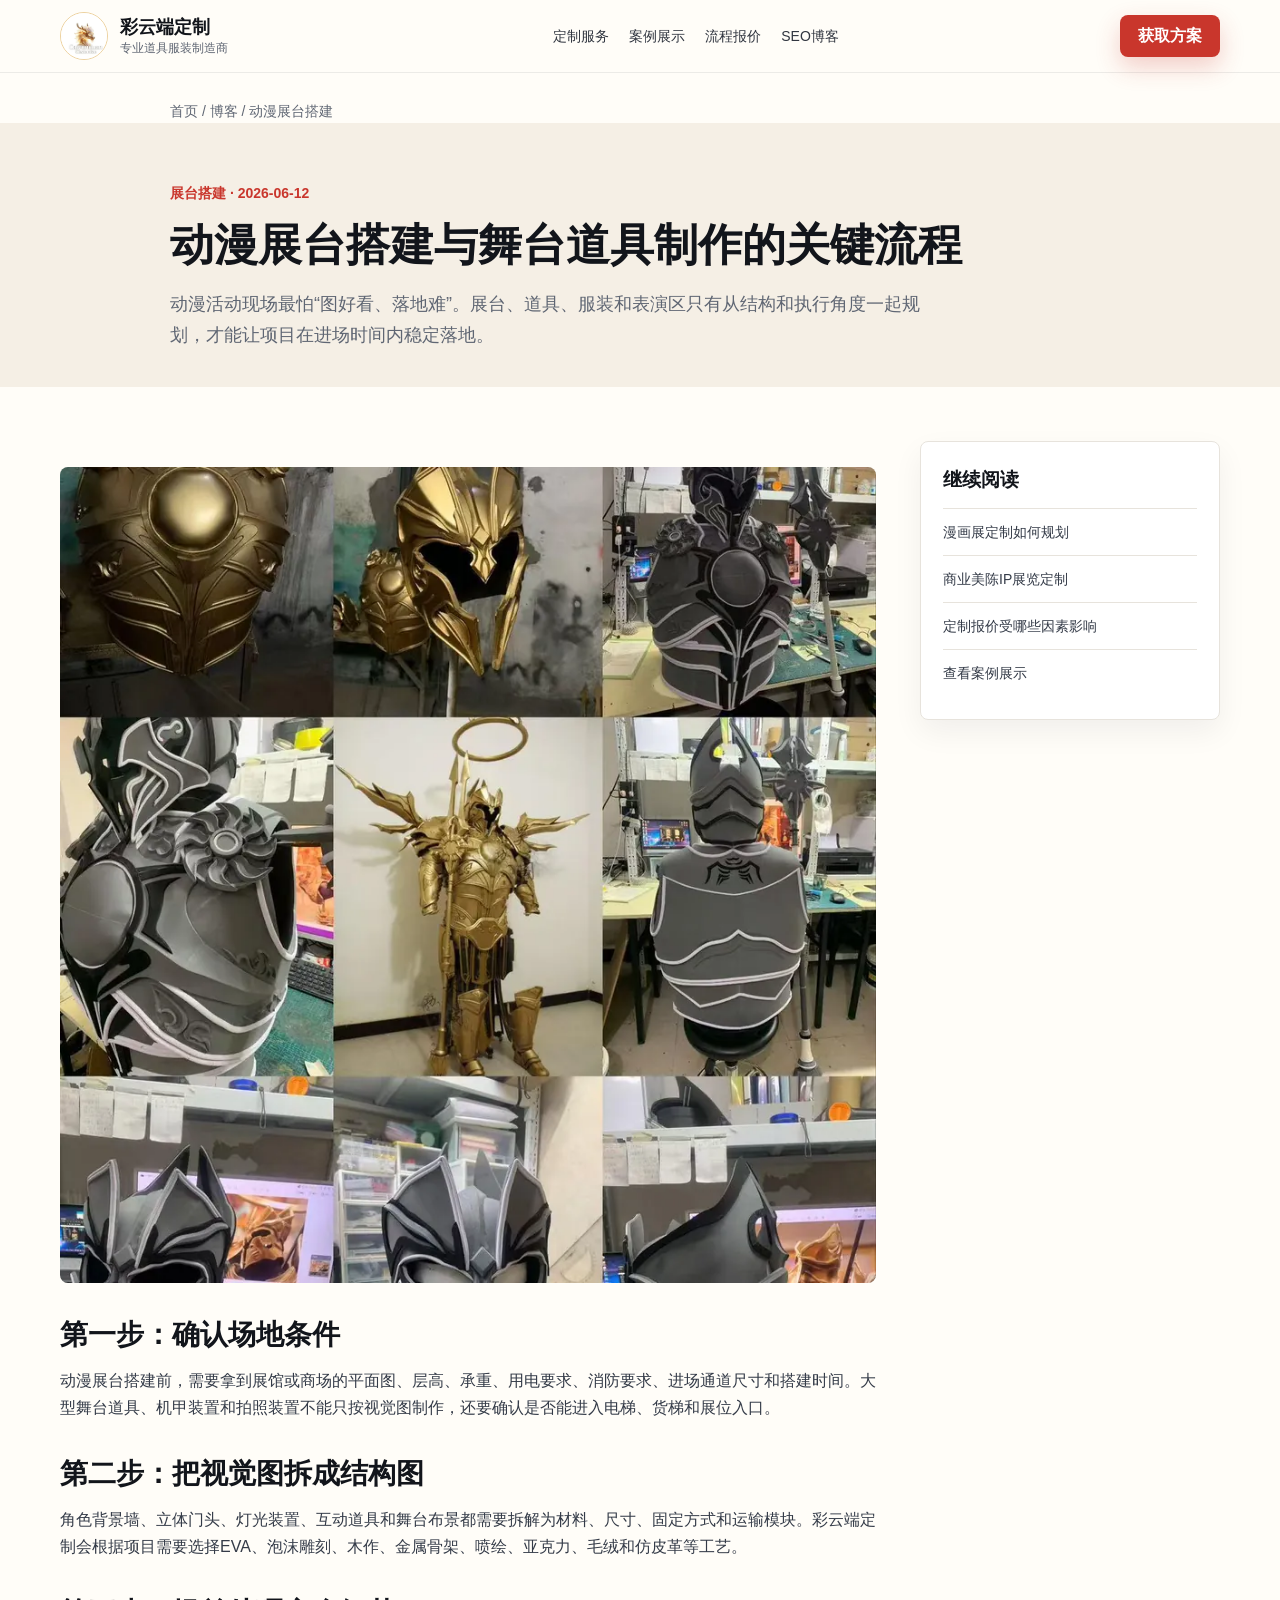
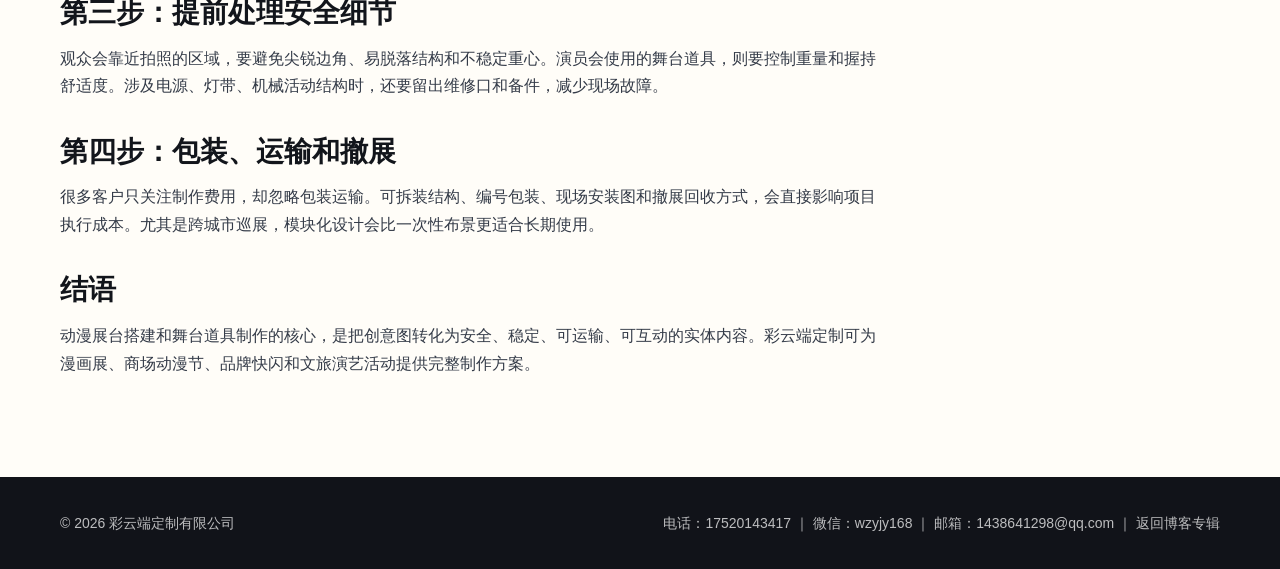
<file: blog/dongman-zhantai-daoju.html>
<!doctype html>
<html lang="zh-CN">
<head>
  <meta charset="utf-8">
  <meta name="viewport" content="width=device-width, initial-scale=1">
  <title>动漫展台搭建与舞台道具制作的关键流程｜彩云端定制</title>
  <meta name="description" content="动漫展台搭建与舞台道具制作需要同时考虑视觉设计、材料工艺、结构安全、运输安装和现场撤展。彩云端定制介绍商业动漫活动项目流程。">
  <meta name="keywords" content="动漫展台搭建,舞台道具制作,动漫道具制作,漫画展搭建,商业美陈定制">
  <meta name="robots" content="index,follow">
  <link rel="canonical" href="https://www.caiyunduan168.com/blog/dongman-zhantai-daoju.html">
  <link rel="icon" href="../assets/images/favicon-192.png" sizes="192x192">
  <link rel="stylesheet" href="../assets/styles.css">
</head>
<body>
  <header class="site-header"><div class="header-inner"><a class="brand" href="../index.html"><img src="../assets/images/logo-caiyunduan.webp" width="48" height="48" alt="彩云端定制公司标志"><span><span class="brand-name">彩云端定制</span><span class="brand-sub">专业道具服装制造商</span></span></a><nav class="nav"><a href="../index.html#services">定制服务</a><a href="../index.html#cases">案例展示</a><a href="../index.html#process">流程报价</a><a href="index.html">SEO博客</a></nav><a class="header-cta" href="../index.html#contact">获取方案</a></div></header>
  <div class="breadcrumb"><a href="../index.html">首页</a> / <a href="index.html">博客</a> / 动漫展台搭建</div>
  <main>
    <section class="article-hero"><article class="article"><p class="article-meta">展台搭建 · 2026-06-12</p><h1>动漫展台搭建与舞台道具制作的关键流程</h1><p class="article-intro">动漫活动现场最怕“图好看、落地难”。展台、道具、服装和表演区只有从结构和执行角度一起规划，才能让项目在进场时间内稳定落地。</p></article></section>
    <div class="article-layout">
      <article class="article-body">
        <img src="../assets/images/case-props-collage.webp" width="900" height="900" alt="动漫道具制作与展会角色道具案例">
        <h2>第一步：确认场地条件</h2>
        <p>动漫展台搭建前，需要拿到展馆或商场的平面图、层高、承重、用电要求、消防要求、进场通道尺寸和搭建时间。大型舞台道具、机甲装置和拍照装置不能只按视觉图制作，还要确认是否能进入电梯、货梯和展位入口。</p>
        <h2>第二步：把视觉图拆成结构图</h2>
        <p>角色背景墙、立体门头、灯光装置、互动道具和舞台布景都需要拆解为材料、尺寸、固定方式和运输模块。彩云端定制会根据项目需要选择EVA、泡沫雕刻、木作、金属骨架、喷绘、亚克力、毛绒和仿皮革等工艺。</p>
        <h2>第三步：提前处理安全细节</h2>
        <p>观众会靠近拍照的区域，要避免尖锐边角、易脱落结构和不稳定重心。演员会使用的舞台道具，则要控制重量和握持舒适度。涉及电源、灯带、机械活动结构时，还要留出维修口和备件，减少现场故障。</p>
        <h2>第四步：包装、运输和撤展</h2>
        <p>很多客户只关注制作费用，却忽略包装运输。可拆装结构、编号包装、现场安装图和撤展回收方式，会直接影响项目执行成本。尤其是跨城市巡展，模块化设计会比一次性布景更适合长期使用。</p>
        <h2>结语</h2>
        <p>动漫展台搭建和舞台道具制作的核心，是把创意图转化为安全、稳定、可运输、可互动的实体内容。彩云端定制可为漫画展、商场动漫节、品牌快闪和文旅演艺活动提供完整制作方案。</p>
      </article>
      <aside class="article-aside"><h3>继续阅读</h3><a href="manhuazhan-dingzhi.html">漫画展定制如何规划</a><a href="shangye-meichen-ip.html">商业美陈IP展览定制</a><a href="baojia-gongyi.html">定制报价受哪些因素影响</a><a href="../index.html#cases">查看案例展示</a></aside>
    </div>
  </main>
  <footer class="site-footer"><div class="footer-inner"><span>© 2026 彩云端定制有限公司</span><span>电话：17520143417 ｜ 微信：wzyjy168 ｜ 邮箱：1438641298@qq.com ｜ <a href="index.html">返回博客专辑</a></span></div></footer>
</body>
</html>
</file>
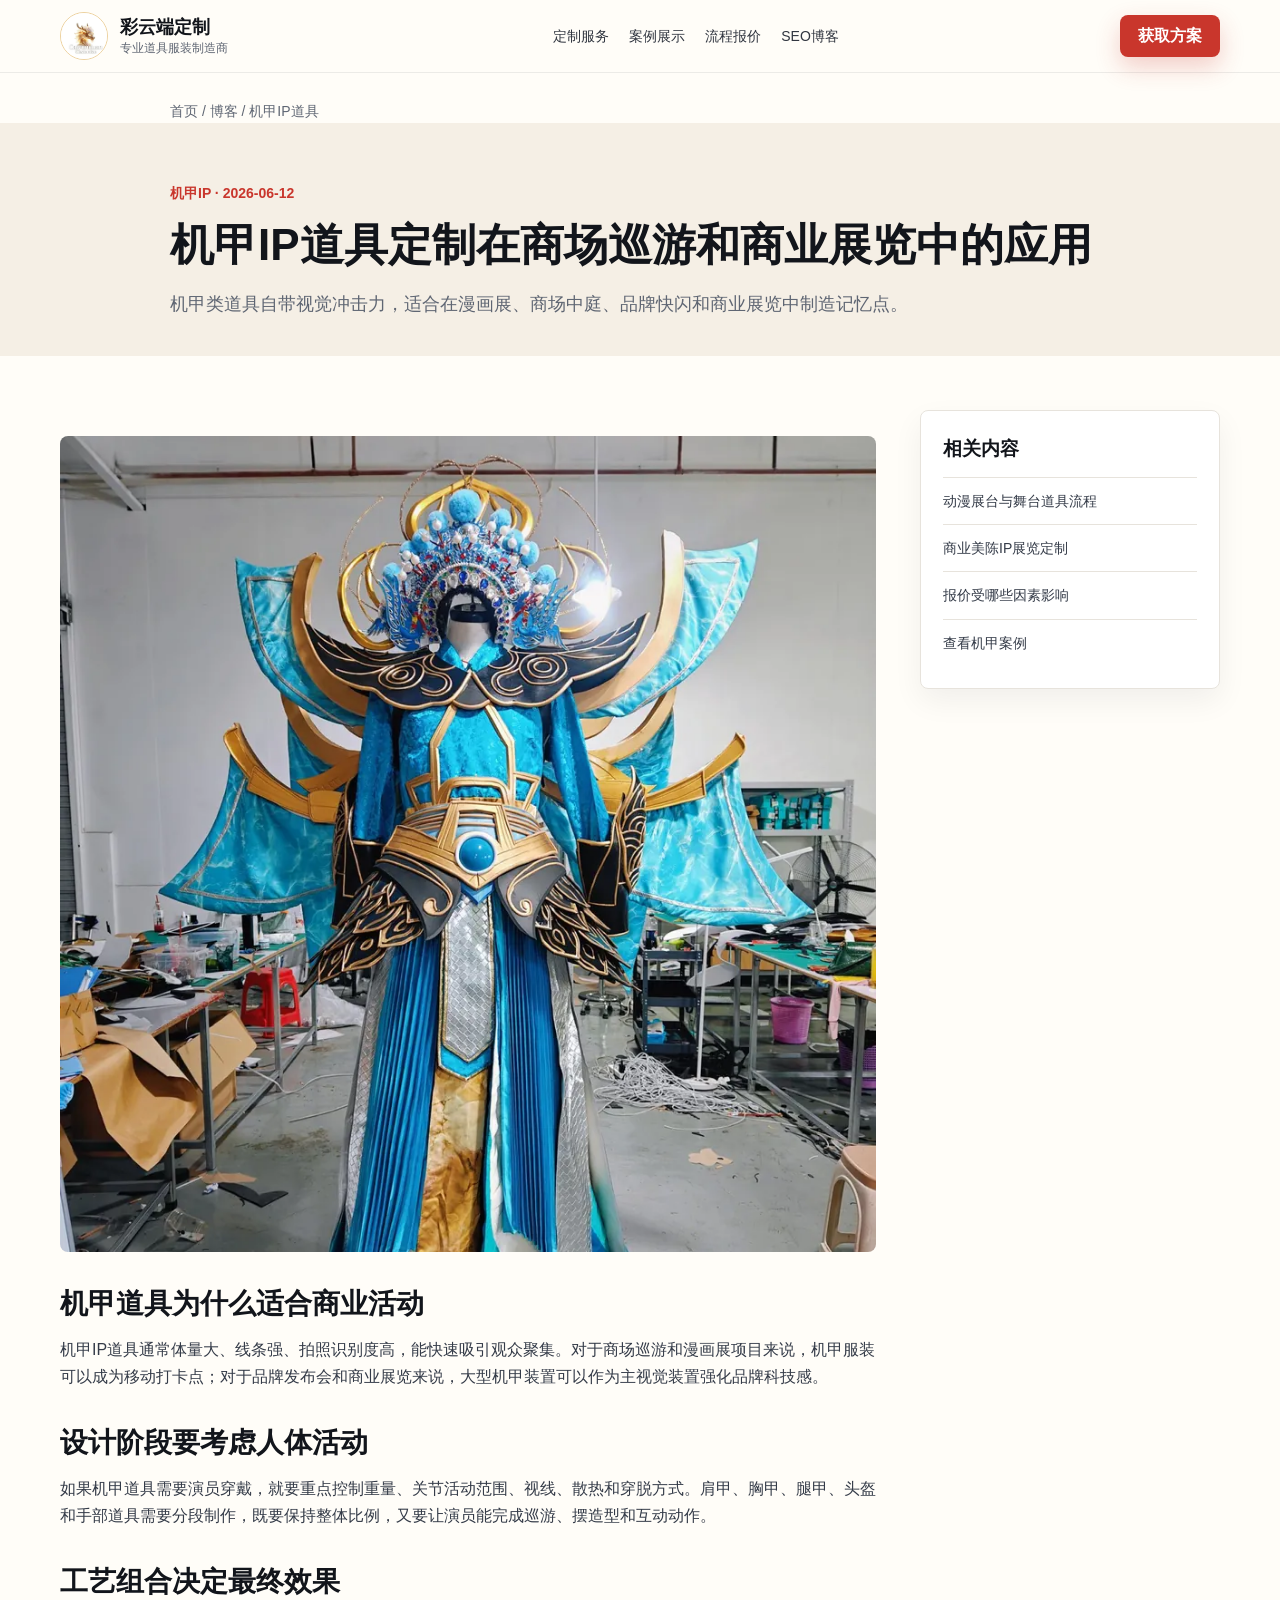
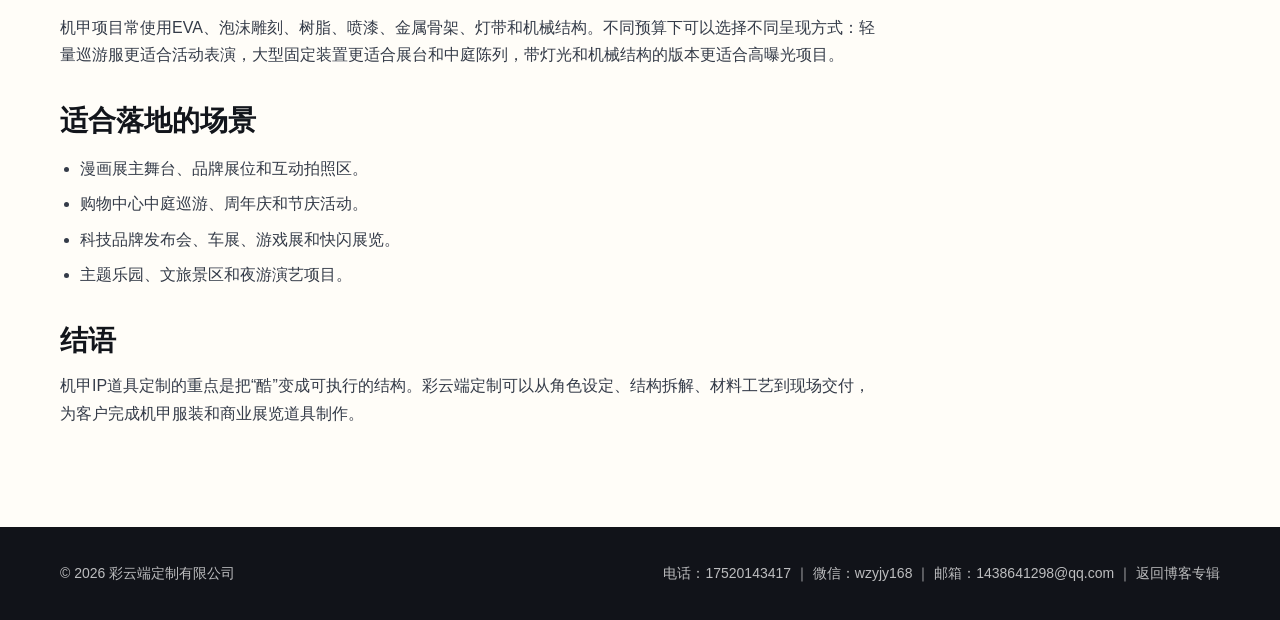
<file: blog/jijia-ip-daoju.html>
<!doctype html>
<html lang="zh-CN">
<head>
  <meta charset="utf-8">
  <meta name="viewport" content="width=device-width, initial-scale=1">
  <title>机甲IP道具定制在商场巡游和商业展览中的应用｜彩云端定制</title>
  <meta name="description" content="机甲IP道具定制适用于漫画展、商场巡游、品牌发布会和商业展览。彩云端定制介绍机甲服装、机械道具和大型角色装置的设计制作重点。">
  <meta name="keywords" content="机甲IP道具定制,机甲服装定制,机械道具制作,商场巡游道具,商业展览IP设计">
  <meta name="robots" content="index,follow">
  <link rel="canonical" href="https://www.caiyunduan168.com/blog/jijia-ip-daoju.html">
  <link rel="icon" href="../assets/images/favicon-192.png" sizes="192x192">
  <link rel="stylesheet" href="../assets/styles.css">
</head>
<body>
  <header class="site-header"><div class="header-inner"><a class="brand" href="../index.html"><img src="../assets/images/logo-caiyunduan.webp" width="48" height="48" alt="彩云端定制公司标志"><span><span class="brand-name">彩云端定制</span><span class="brand-sub">专业道具服装制造商</span></span></a><nav class="nav"><a href="../index.html#services">定制服务</a><a href="../index.html#cases">案例展示</a><a href="../index.html#process">流程报价</a><a href="index.html">SEO博客</a></nav><a class="header-cta" href="../index.html#contact">获取方案</a></div></header>
  <div class="breadcrumb"><a href="../index.html">首页</a> / <a href="index.html">博客</a> / 机甲IP道具</div>
  <main>
    <section class="article-hero"><article class="article"><p class="article-meta">机甲IP · 2026-06-12</p><h1>机甲IP道具定制在商场巡游和商业展览中的应用</h1><p class="article-intro">机甲类道具自带视觉冲击力，适合在漫画展、商场中庭、品牌快闪和商业展览中制造记忆点。</p></article></section>
    <div class="article-layout">
      <article class="article-body">
        <img src="../assets/images/case-mecha-costume.webp" width="900" height="900" alt="黑金机甲IP道具定制案例">
        <h2>机甲道具为什么适合商业活动</h2>
        <p>机甲IP道具通常体量大、线条强、拍照识别度高，能快速吸引观众聚集。对于商场巡游和漫画展项目来说，机甲服装可以成为移动打卡点；对于品牌发布会和商业展览来说，大型机甲装置可以作为主视觉装置强化品牌科技感。</p>
        <h2>设计阶段要考虑人体活动</h2>
        <p>如果机甲道具需要演员穿戴，就要重点控制重量、关节活动范围、视线、散热和穿脱方式。肩甲、胸甲、腿甲、头盔和手部道具需要分段制作，既要保持整体比例，又要让演员能完成巡游、摆造型和互动动作。</p>
        <h2>工艺组合决定最终效果</h2>
        <p>机甲项目常使用EVA、泡沫雕刻、树脂、喷漆、金属骨架、灯带和机械结构。不同预算下可以选择不同呈现方式：轻量巡游服更适合活动表演，大型固定装置更适合展台和中庭陈列，带灯光和机械结构的版本更适合高曝光项目。</p>
        <h2>适合落地的场景</h2>
        <ul>
          <li>漫画展主舞台、品牌展位和互动拍照区。</li>
          <li>购物中心中庭巡游、周年庆和节庆活动。</li>
          <li>科技品牌发布会、车展、游戏展和快闪展览。</li>
          <li>主题乐园、文旅景区和夜游演艺项目。</li>
        </ul>
        <h2>结语</h2>
        <p>机甲IP道具定制的重点是把“酷”变成可执行的结构。彩云端定制可以从角色设定、结构拆解、材料工艺到现场交付，为客户完成机甲服装和商业展览道具制作。</p>
      </article>
      <aside class="article-aside"><h3>相关内容</h3><a href="dongman-zhantai-daoju.html">动漫展台与舞台道具流程</a><a href="shangye-meichen-ip.html">商业美陈IP展览定制</a><a href="baojia-gongyi.html">报价受哪些因素影响</a><a href="../index.html#cases">查看机甲案例</a></aside>
    </div>
  </main>
  <footer class="site-footer"><div class="footer-inner"><span>© 2026 彩云端定制有限公司</span><span>电话：17520143417 ｜ 微信：wzyjy168 ｜ 邮箱：1438641298@qq.com ｜ <a href="index.html">返回博客专辑</a></span></div></footer>
</body>
</html>
</file>
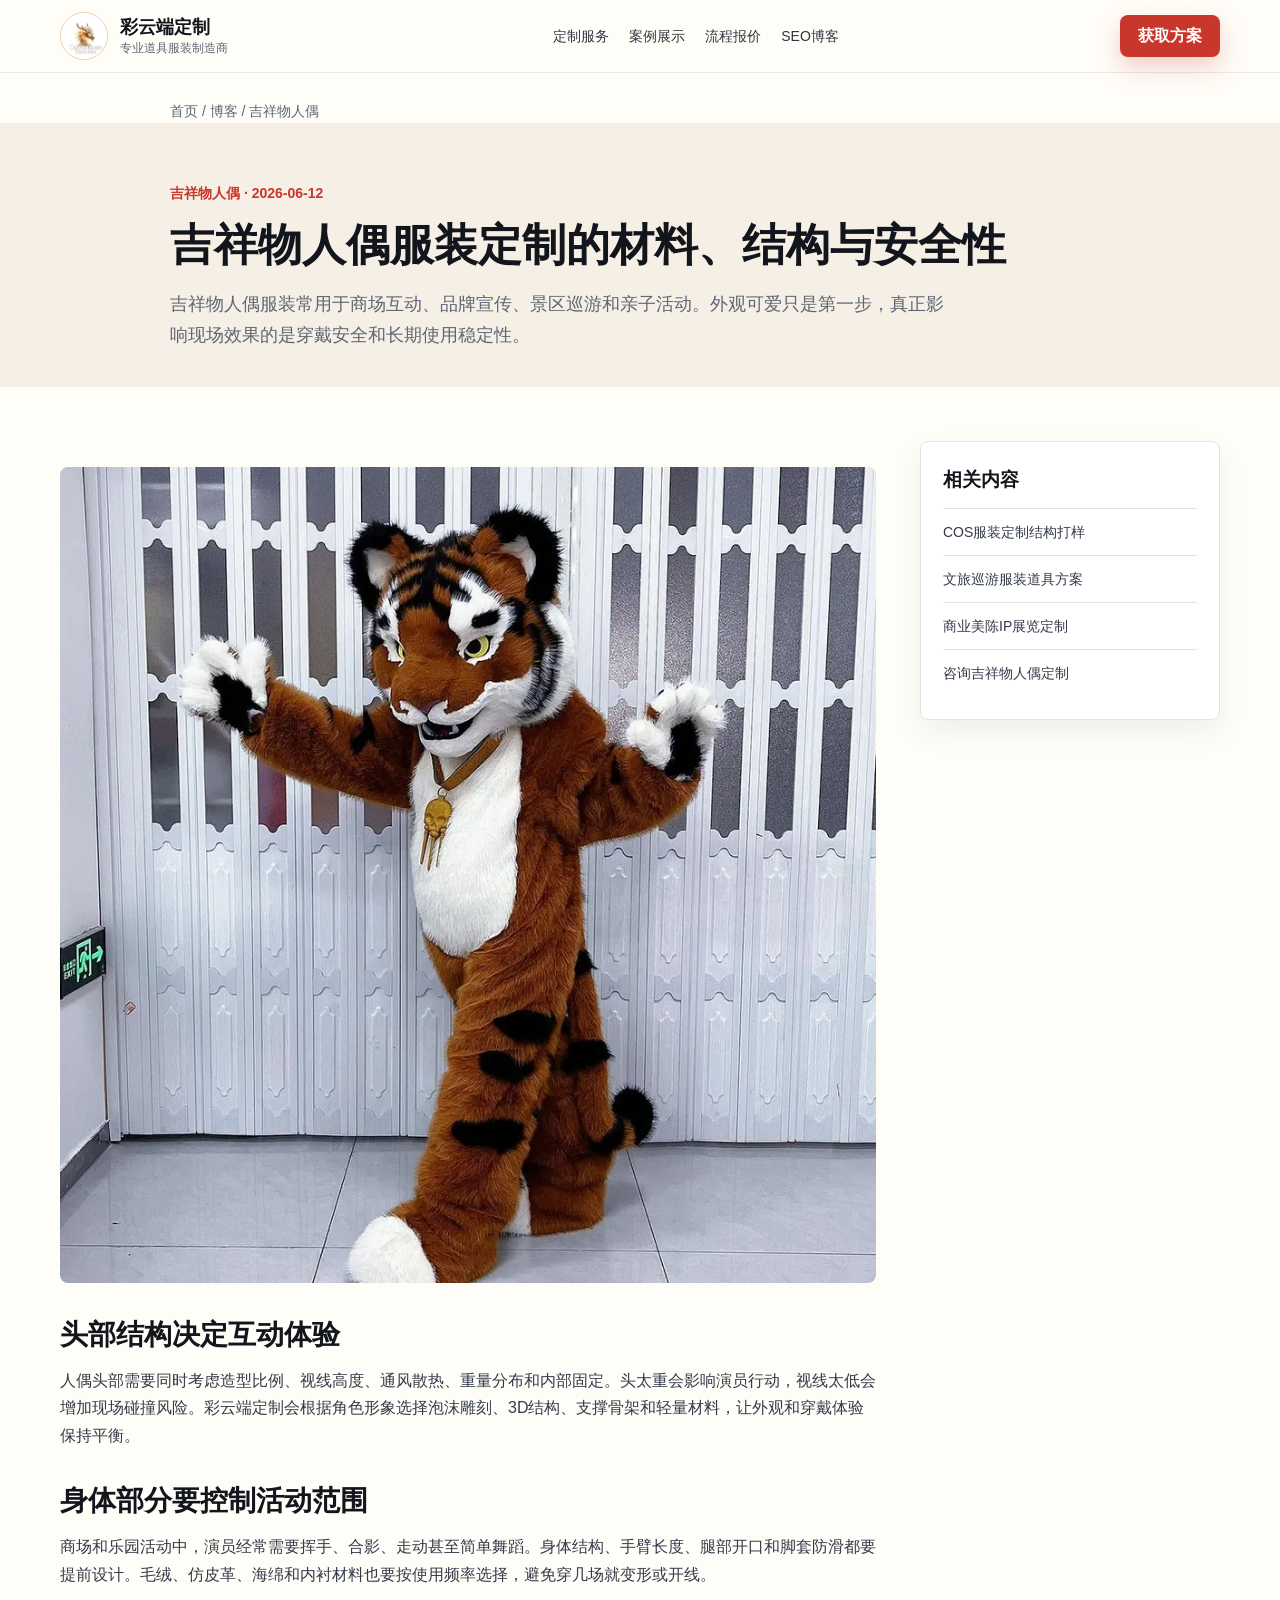
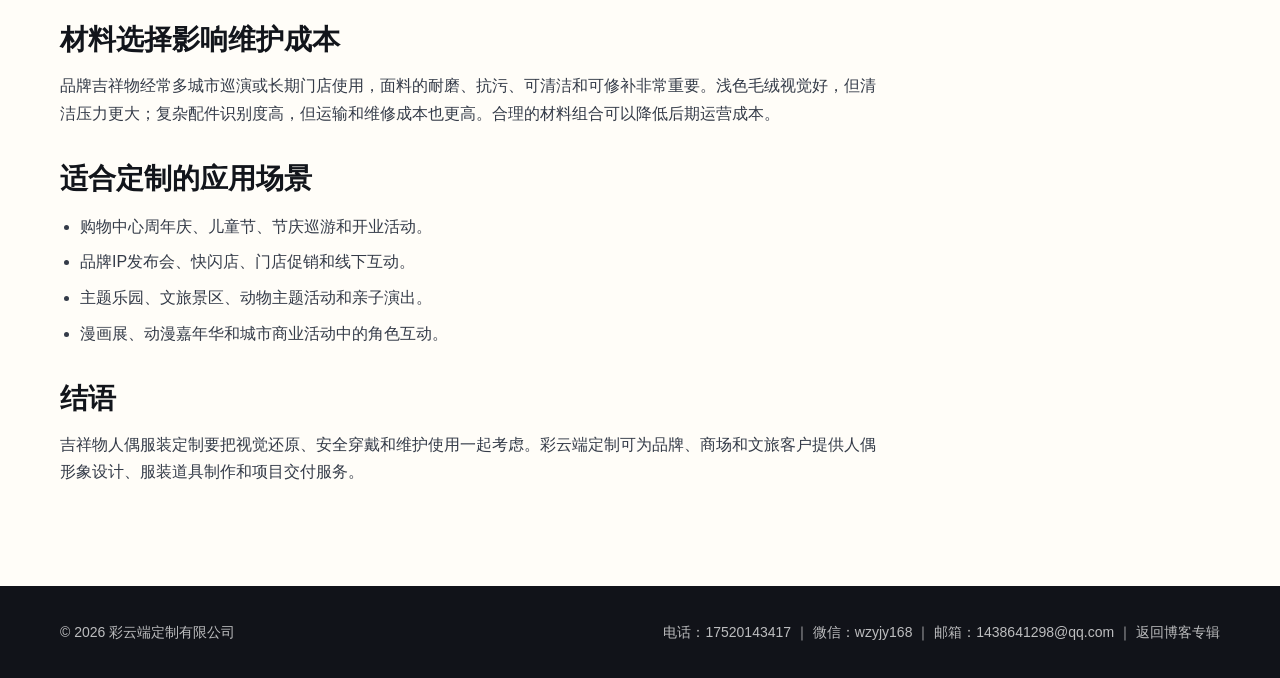
<file: blog/jixiangwu-renou.html>
<!doctype html>
<html lang="zh-CN">
<head>
  <meta charset="utf-8">
  <meta name="viewport" content="width=device-width, initial-scale=1">
  <title>吉祥物人偶服装定制的材料、结构与安全性｜彩云端定制</title>
  <meta name="description" content="吉祥物人偶服装定制需要关注头部视线、身体支撑、透气、重量、毛绒面料和活动安全。彩云端定制分享品牌吉祥物与商场互动人偶制作重点。">
  <meta name="keywords" content="吉祥物人偶服装定制,品牌吉祥物定制,人偶服装制作,商场互动人偶,毛绒人偶服装">
  <meta name="robots" content="index,follow">
  <link rel="canonical" href="https://www.caiyunduan168.com/blog/jixiangwu-renou.html">
  <link rel="icon" href="../assets/images/favicon-192.png" sizes="192x192">
  <link rel="stylesheet" href="../assets/styles.css">
</head>
<body>
  <header class="site-header"><div class="header-inner"><a class="brand" href="../index.html"><img src="../assets/images/logo-caiyunduan.webp" width="48" height="48" alt="彩云端定制公司标志"><span><span class="brand-name">彩云端定制</span><span class="brand-sub">专业道具服装制造商</span></span></a><nav class="nav"><a href="../index.html#services">定制服务</a><a href="../index.html#cases">案例展示</a><a href="../index.html#process">流程报价</a><a href="index.html">SEO博客</a></nav><a class="header-cta" href="../index.html#contact">获取方案</a></div></header>
  <div class="breadcrumb"><a href="../index.html">首页</a> / <a href="index.html">博客</a> / 吉祥物人偶</div>
  <main>
    <section class="article-hero"><article class="article"><p class="article-meta">吉祥物人偶 · 2026-06-12</p><h1>吉祥物人偶服装定制的材料、结构与安全性</h1><p class="article-intro">吉祥物人偶服装常用于商场互动、品牌宣传、景区巡游和亲子活动。外观可爱只是第一步，真正影响现场效果的是穿戴安全和长期使用稳定性。</p></article></section>
    <div class="article-layout">
      <article class="article-body">
        <img src="../assets/images/case-mascot-tiger.webp" width="900" height="900" alt="虎形吉祥物人偶服装定制案例">
        <h2>头部结构决定互动体验</h2>
        <p>人偶头部需要同时考虑造型比例、视线高度、通风散热、重量分布和内部固定。头太重会影响演员行动，视线太低会增加现场碰撞风险。彩云端定制会根据角色形象选择泡沫雕刻、3D结构、支撑骨架和轻量材料，让外观和穿戴体验保持平衡。</p>
        <h2>身体部分要控制活动范围</h2>
        <p>商场和乐园活动中，演员经常需要挥手、合影、走动甚至简单舞蹈。身体结构、手臂长度、腿部开口和脚套防滑都要提前设计。毛绒、仿皮革、海绵和内衬材料也要按使用频率选择，避免穿几场就变形或开线。</p>
        <h2>材料选择影响维护成本</h2>
        <p>品牌吉祥物经常多城市巡演或长期门店使用，面料的耐磨、抗污、可清洁和可修补非常重要。浅色毛绒视觉好，但清洁压力更大；复杂配件识别度高，但运输和维修成本也更高。合理的材料组合可以降低后期运营成本。</p>
        <h2>适合定制的应用场景</h2>
        <ul>
          <li>购物中心周年庆、儿童节、节庆巡游和开业活动。</li>
          <li>品牌IP发布会、快闪店、门店促销和线下互动。</li>
          <li>主题乐园、文旅景区、动物主题活动和亲子演出。</li>
          <li>漫画展、动漫嘉年华和城市商业活动中的角色互动。</li>
        </ul>
        <h2>结语</h2>
        <p>吉祥物人偶服装定制要把视觉还原、安全穿戴和维护使用一起考虑。彩云端定制可为品牌、商场和文旅客户提供人偶形象设计、服装道具制作和项目交付服务。</p>
      </article>
      <aside class="article-aside"><h3>相关内容</h3><a href="cos-fuzhuang-dingzhi.html">COS服装定制结构打样</a><a href="wenlv-leyuan-xunyou.html">文旅巡游服装道具方案</a><a href="shangye-meichen-ip.html">商业美陈IP展览定制</a><a href="../index.html#contact">咨询吉祥物人偶定制</a></aside>
    </div>
  </main>
  <footer class="site-footer"><div class="footer-inner"><span>© 2026 彩云端定制有限公司</span><span>电话：17520143417 ｜ 微信：wzyjy168 ｜ 邮箱：1438641298@qq.com ｜ <a href="index.html">返回博客专辑</a></span></div></footer>
</body>
</html>
</file>
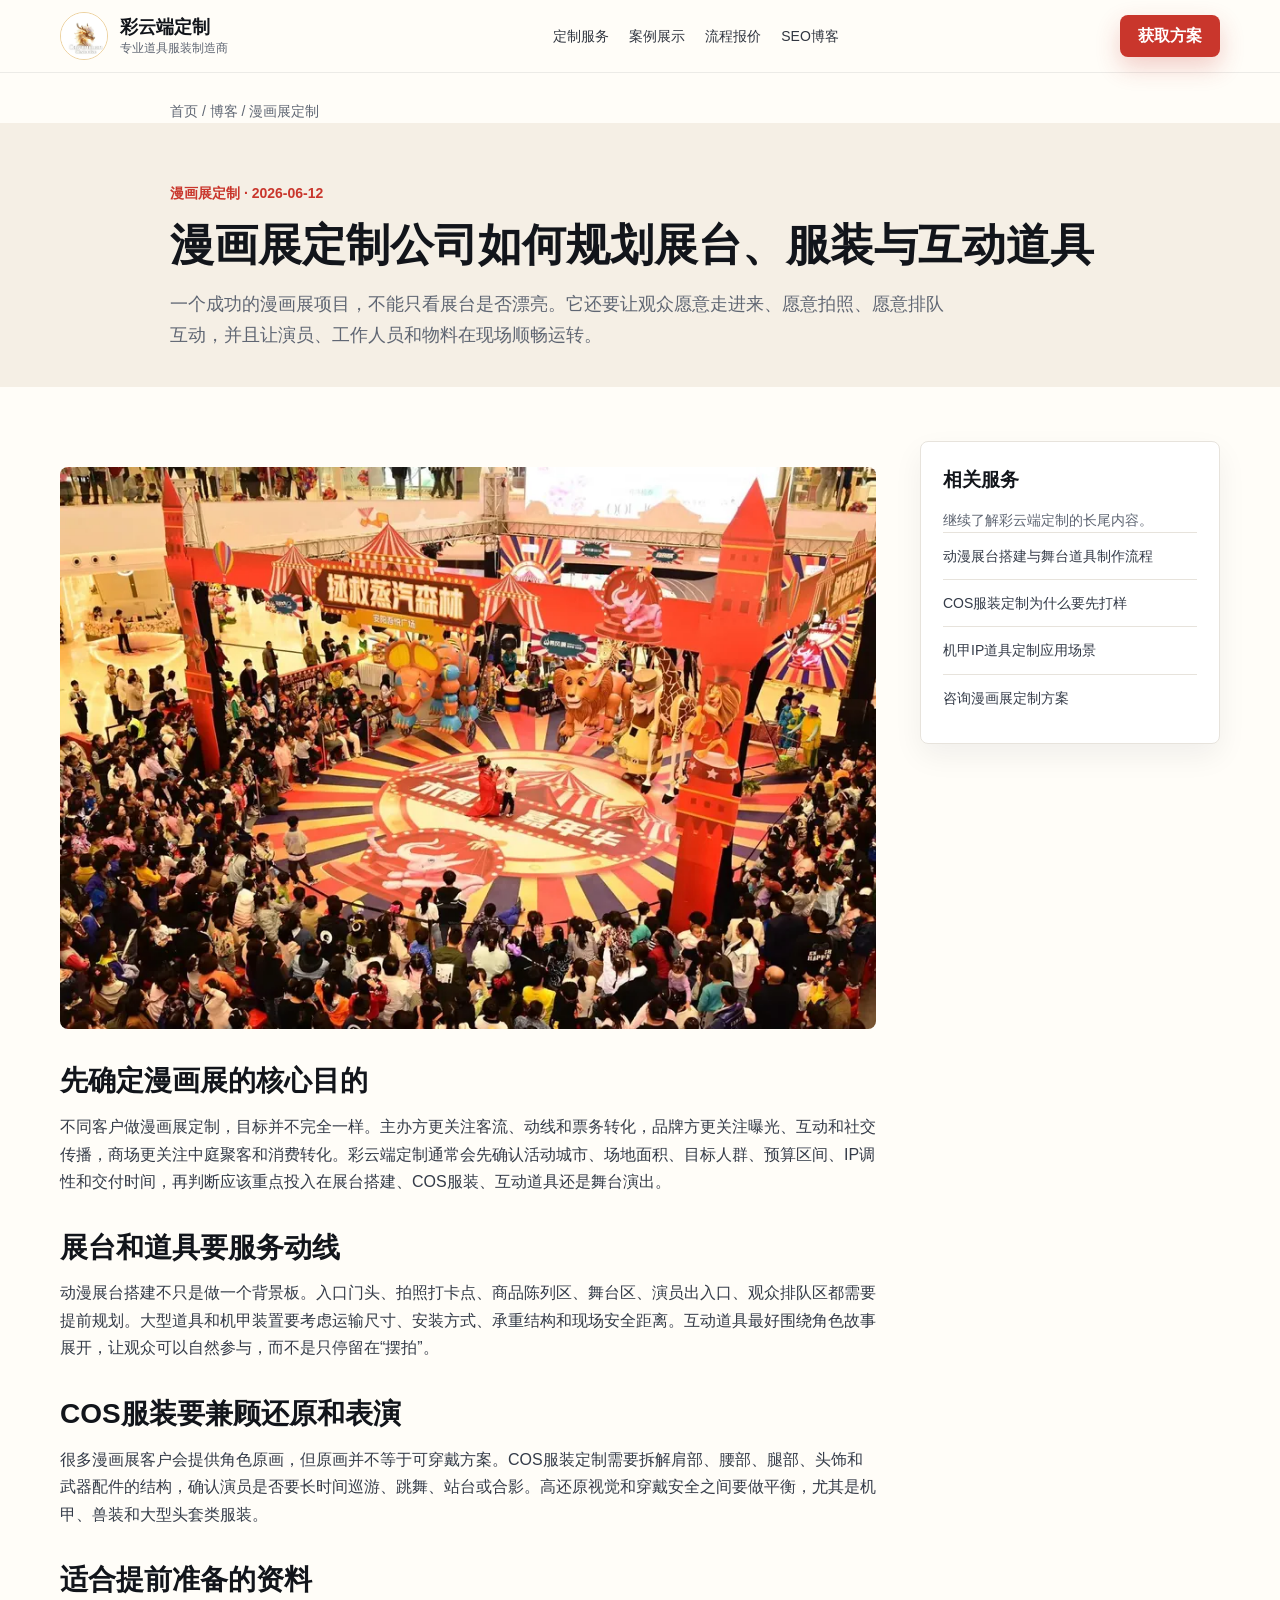
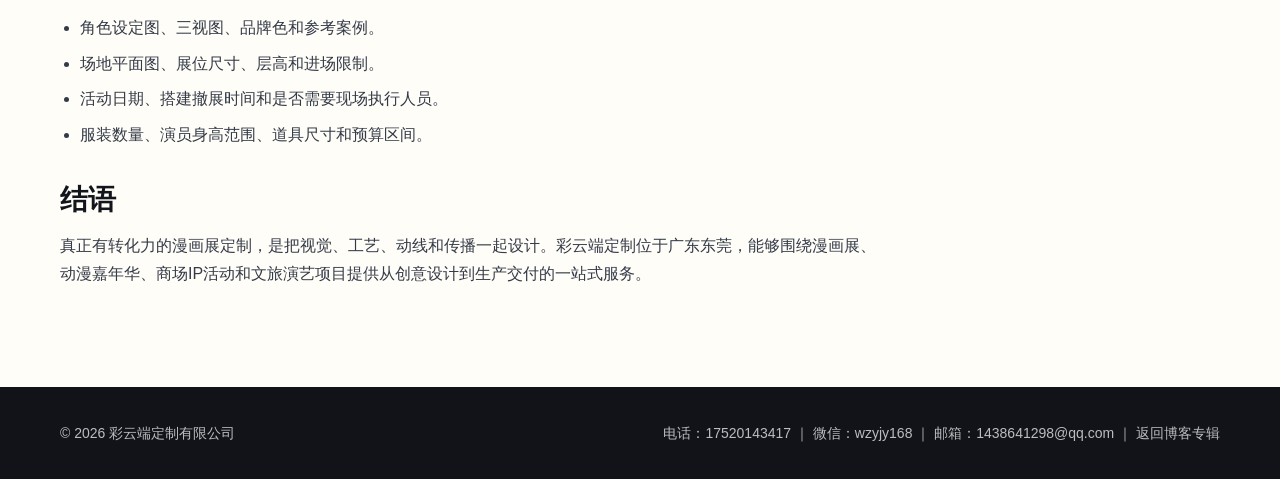
<file: blog/manhuazhan-dingzhi.html>
<!doctype html>
<html lang="zh-CN">
<head>
  <meta charset="utf-8">
  <meta name="viewport" content="width=device-width, initial-scale=1">
  <title>漫画展定制公司如何规划展台、服装与互动道具｜彩云端定制</title>
  <meta name="description" content="漫画展定制不是简单搭一个展台，而是把动漫展台搭建、COS服装定制、互动道具、IP美陈和现场动线整合成可执行方案。彩云端定制分享漫画展项目规划重点。">
  <meta name="keywords" content="漫画展定制公司,漫画展定制,动漫展台搭建,COS服装定制,动漫道具制作,IP美陈定制">
  <meta name="robots" content="index,follow">
  <link rel="canonical" href="https://www.caiyunduan168.com/blog/manhuazhan-dingzhi.html">
  <link rel="icon" href="../assets/images/favicon-192.png" sizes="192x192">
  <link rel="stylesheet" href="../assets/styles.css">
</head>
<body>
  <header class="site-header">
    <div class="header-inner">
      <a class="brand" href="../index.html" aria-label="彩云端定制首页">
        <img src="../assets/images/logo-caiyunduan.webp" width="48" height="48" alt="彩云端定制公司标志">
        <span><span class="brand-name">彩云端定制</span><span class="brand-sub">专业道具服装制造商</span></span>
      </a>
      <nav class="nav" aria-label="主导航">
        <a href="../index.html#services">定制服务</a>
        <a href="../index.html#cases">案例展示</a>
        <a href="../index.html#process">流程报价</a>
        <a href="index.html">SEO博客</a>
      </nav>
      <a class="header-cta" href="../index.html#contact">获取方案</a>
    </div>
  </header>
  <div class="breadcrumb"><a href="../index.html">首页</a> / <a href="index.html">博客</a> / 漫画展定制</div>
  <main>
    <section class="article-hero">
      <article class="article">
        <p class="article-meta">漫画展定制 · 2026-06-12</p>
        <h1>漫画展定制公司如何规划展台、服装与互动道具</h1>
        <p class="article-intro">一个成功的漫画展项目，不能只看展台是否漂亮。它还要让观众愿意走进来、愿意拍照、愿意排队互动，并且让演员、工作人员和物料在现场顺畅运转。</p>
      </article>
    </section>
    <div class="article-layout">
      <article class="article-body">
        <img src="../assets/images/case-mall-show.webp" width="900" height="620" alt="漫画展定制与商场活动现场案例">
        <h2>先确定漫画展的核心目的</h2>
        <p>不同客户做漫画展定制，目标并不完全一样。主办方更关注客流、动线和票务转化，品牌方更关注曝光、互动和社交传播，商场更关注中庭聚客和消费转化。彩云端定制通常会先确认活动城市、场地面积、目标人群、预算区间、IP调性和交付时间，再判断应该重点投入在展台搭建、COS服装、互动道具还是舞台演出。</p>
        <h2>展台和道具要服务动线</h2>
        <p>动漫展台搭建不只是做一个背景板。入口门头、拍照打卡点、商品陈列区、舞台区、演员出入口、观众排队区都需要提前规划。大型道具和机甲装置要考虑运输尺寸、安装方式、承重结构和现场安全距离。互动道具最好围绕角色故事展开，让观众可以自然参与，而不是只停留在“摆拍”。</p>
        <h2>COS服装要兼顾还原和表演</h2>
        <p>很多漫画展客户会提供角色原画，但原画并不等于可穿戴方案。COS服装定制需要拆解肩部、腰部、腿部、头饰和武器配件的结构，确认演员是否要长时间巡游、跳舞、站台或合影。高还原视觉和穿戴安全之间要做平衡，尤其是机甲、兽装和大型头套类服装。</p>
        <h2>适合提前准备的资料</h2>
        <ul>
          <li>角色设定图、三视图、品牌色和参考案例。</li>
          <li>场地平面图、展位尺寸、层高和进场限制。</li>
          <li>活动日期、搭建撤展时间和是否需要现场执行人员。</li>
          <li>服装数量、演员身高范围、道具尺寸和预算区间。</li>
        </ul>
        <h2>结语</h2>
        <p>真正有转化力的漫画展定制，是把视觉、工艺、动线和传播一起设计。彩云端定制位于广东东莞，能够围绕漫画展、动漫嘉年华、商场IP活动和文旅演艺项目提供从创意设计到生产交付的一站式服务。</p>
      </article>
      <aside class="article-aside">
        <h3>相关服务</h3>
        <p>继续了解彩云端定制的长尾内容。</p>
        <a href="dongman-zhantai-daoju.html">动漫展台搭建与舞台道具制作流程</a>
        <a href="cos-fuzhuang-dingzhi.html">COS服装定制为什么要先打样</a>
        <a href="jijia-ip-daoju.html">机甲IP道具定制应用场景</a>
        <a href="../index.html#contact">咨询漫画展定制方案</a>
      </aside>
    </div>
  </main>
  <footer class="site-footer"><div class="footer-inner"><span>© 2026 彩云端定制有限公司</span><span>电话：17520143417 ｜ 微信：wzyjy168 ｜ 邮箱：1438641298@qq.com ｜ <a href="index.html">返回博客专辑</a></span></div></footer>
</body>
</html>
</file>
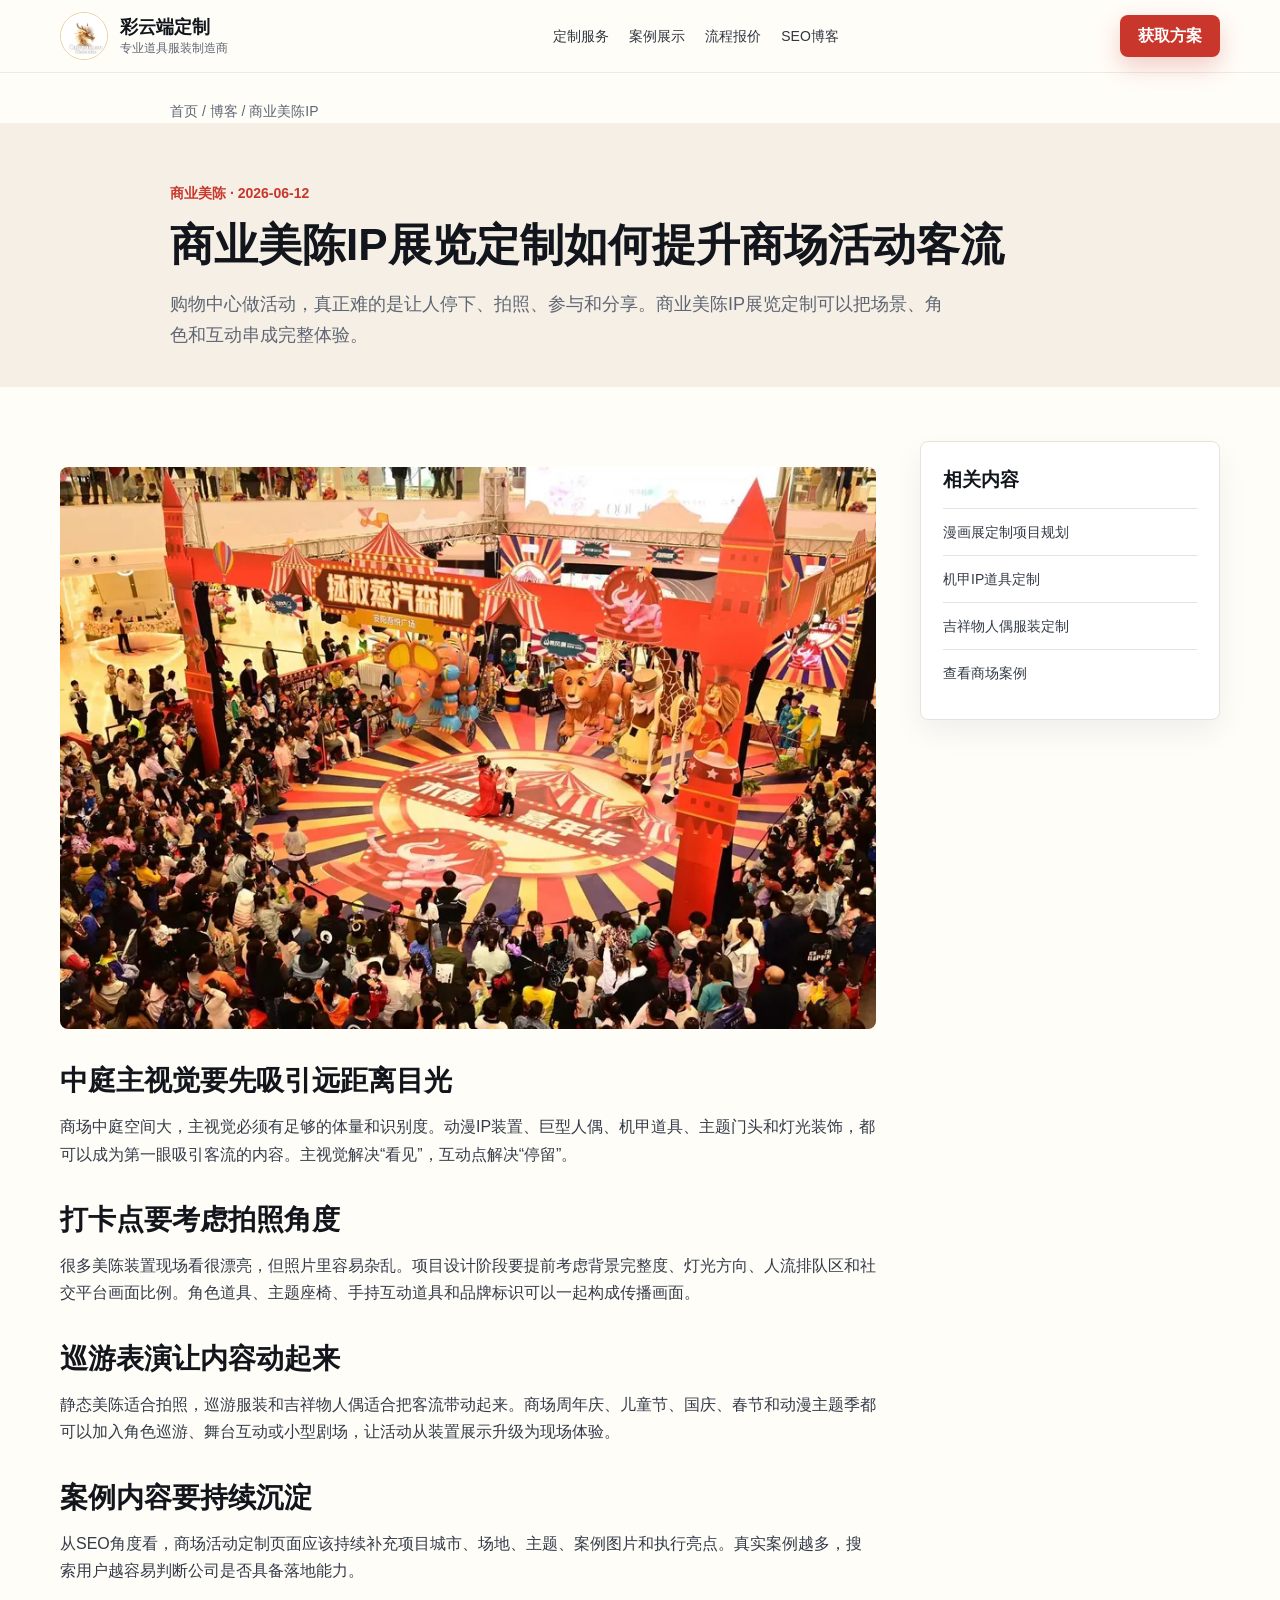
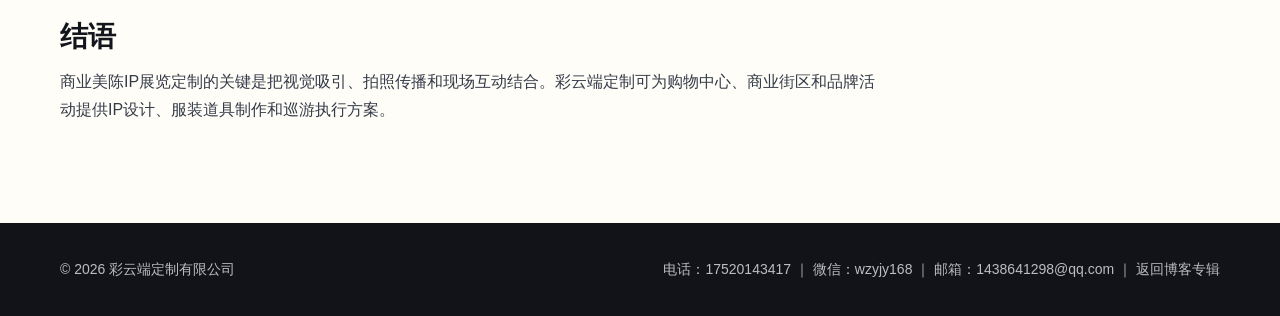
<file: blog/shangye-meichen-ip.html>
<!doctype html>
<html lang="zh-CN">
<head>
  <meta charset="utf-8">
  <meta name="viewport" content="width=device-width, initial-scale=1">
  <title>商业美陈IP展览定制如何提升商场活动客流｜彩云端定制</title>
  <meta name="description" content="商业美陈IP展览定制可以通过主题装置、动漫角色、互动打卡点和巡游表演提升商场客流。彩云端定制分享购物中心活动定制思路。">
  <meta name="keywords" content="商业美陈IP展览定制,商场活动定制,购物中心美陈,动漫IP展览,商场巡游花车">
  <meta name="robots" content="index,follow">
  <link rel="canonical" href="https://www.caiyunduan168.com/blog/shangye-meichen-ip.html">
  <link rel="icon" href="../assets/images/favicon-192.png" sizes="192x192">
  <link rel="stylesheet" href="../assets/styles.css">
</head>
<body>
  <header class="site-header"><div class="header-inner"><a class="brand" href="../index.html"><img src="../assets/images/logo-caiyunduan.webp" width="48" height="48" alt="彩云端定制公司标志"><span><span class="brand-name">彩云端定制</span><span class="brand-sub">专业道具服装制造商</span></span></a><nav class="nav"><a href="../index.html#services">定制服务</a><a href="../index.html#cases">案例展示</a><a href="../index.html#process">流程报价</a><a href="index.html">SEO博客</a></nav><a class="header-cta" href="../index.html#contact">获取方案</a></div></header>
  <div class="breadcrumb"><a href="../index.html">首页</a> / <a href="index.html">博客</a> / 商业美陈IP</div>
  <main>
    <section class="article-hero"><article class="article"><p class="article-meta">商业美陈 · 2026-06-12</p><h1>商业美陈IP展览定制如何提升商场活动客流</h1><p class="article-intro">购物中心做活动，真正难的是让人停下、拍照、参与和分享。商业美陈IP展览定制可以把场景、角色和互动串成完整体验。</p></article></section>
    <div class="article-layout">
      <article class="article-body">
        <img src="../assets/images/case-crowd-event.webp" width="900" height="620" alt="商业美陈IP展览与商场活动现场案例">
        <h2>中庭主视觉要先吸引远距离目光</h2>
        <p>商场中庭空间大，主视觉必须有足够的体量和识别度。动漫IP装置、巨型人偶、机甲道具、主题门头和灯光装饰，都可以成为第一眼吸引客流的内容。主视觉解决“看见”，互动点解决“停留”。</p>
        <h2>打卡点要考虑拍照角度</h2>
        <p>很多美陈装置现场看很漂亮，但照片里容易杂乱。项目设计阶段要提前考虑背景完整度、灯光方向、人流排队区和社交平台画面比例。角色道具、主题座椅、手持互动道具和品牌标识可以一起构成传播画面。</p>
        <h2>巡游表演让内容动起来</h2>
        <p>静态美陈适合拍照，巡游服装和吉祥物人偶适合把客流带动起来。商场周年庆、儿童节、国庆、春节和动漫主题季都可以加入角色巡游、舞台互动或小型剧场，让活动从装置展示升级为现场体验。</p>
        <h2>案例内容要持续沉淀</h2>
        <p>从SEO角度看，商场活动定制页面应该持续补充项目城市、场地、主题、案例图片和执行亮点。真实案例越多，搜索用户越容易判断公司是否具备落地能力。</p>
        <h2>结语</h2>
        <p>商业美陈IP展览定制的关键是把视觉吸引、拍照传播和现场互动结合。彩云端定制可为购物中心、商业街区和品牌活动提供IP设计、服装道具制作和巡游执行方案。</p>
      </article>
      <aside class="article-aside"><h3>相关内容</h3><a href="manhuazhan-dingzhi.html">漫画展定制项目规划</a><a href="jijia-ip-daoju.html">机甲IP道具定制</a><a href="jixiangwu-renou.html">吉祥物人偶服装定制</a><a href="../index.html#cases">查看商场案例</a></aside>
    </div>
  </main>
  <footer class="site-footer"><div class="footer-inner"><span>© 2026 彩云端定制有限公司</span><span>电话：17520143417 ｜ 微信：wzyjy168 ｜ 邮箱：1438641298@qq.com ｜ <a href="index.html">返回博客专辑</a></span></div></footer>
</body>
</html>
</file>
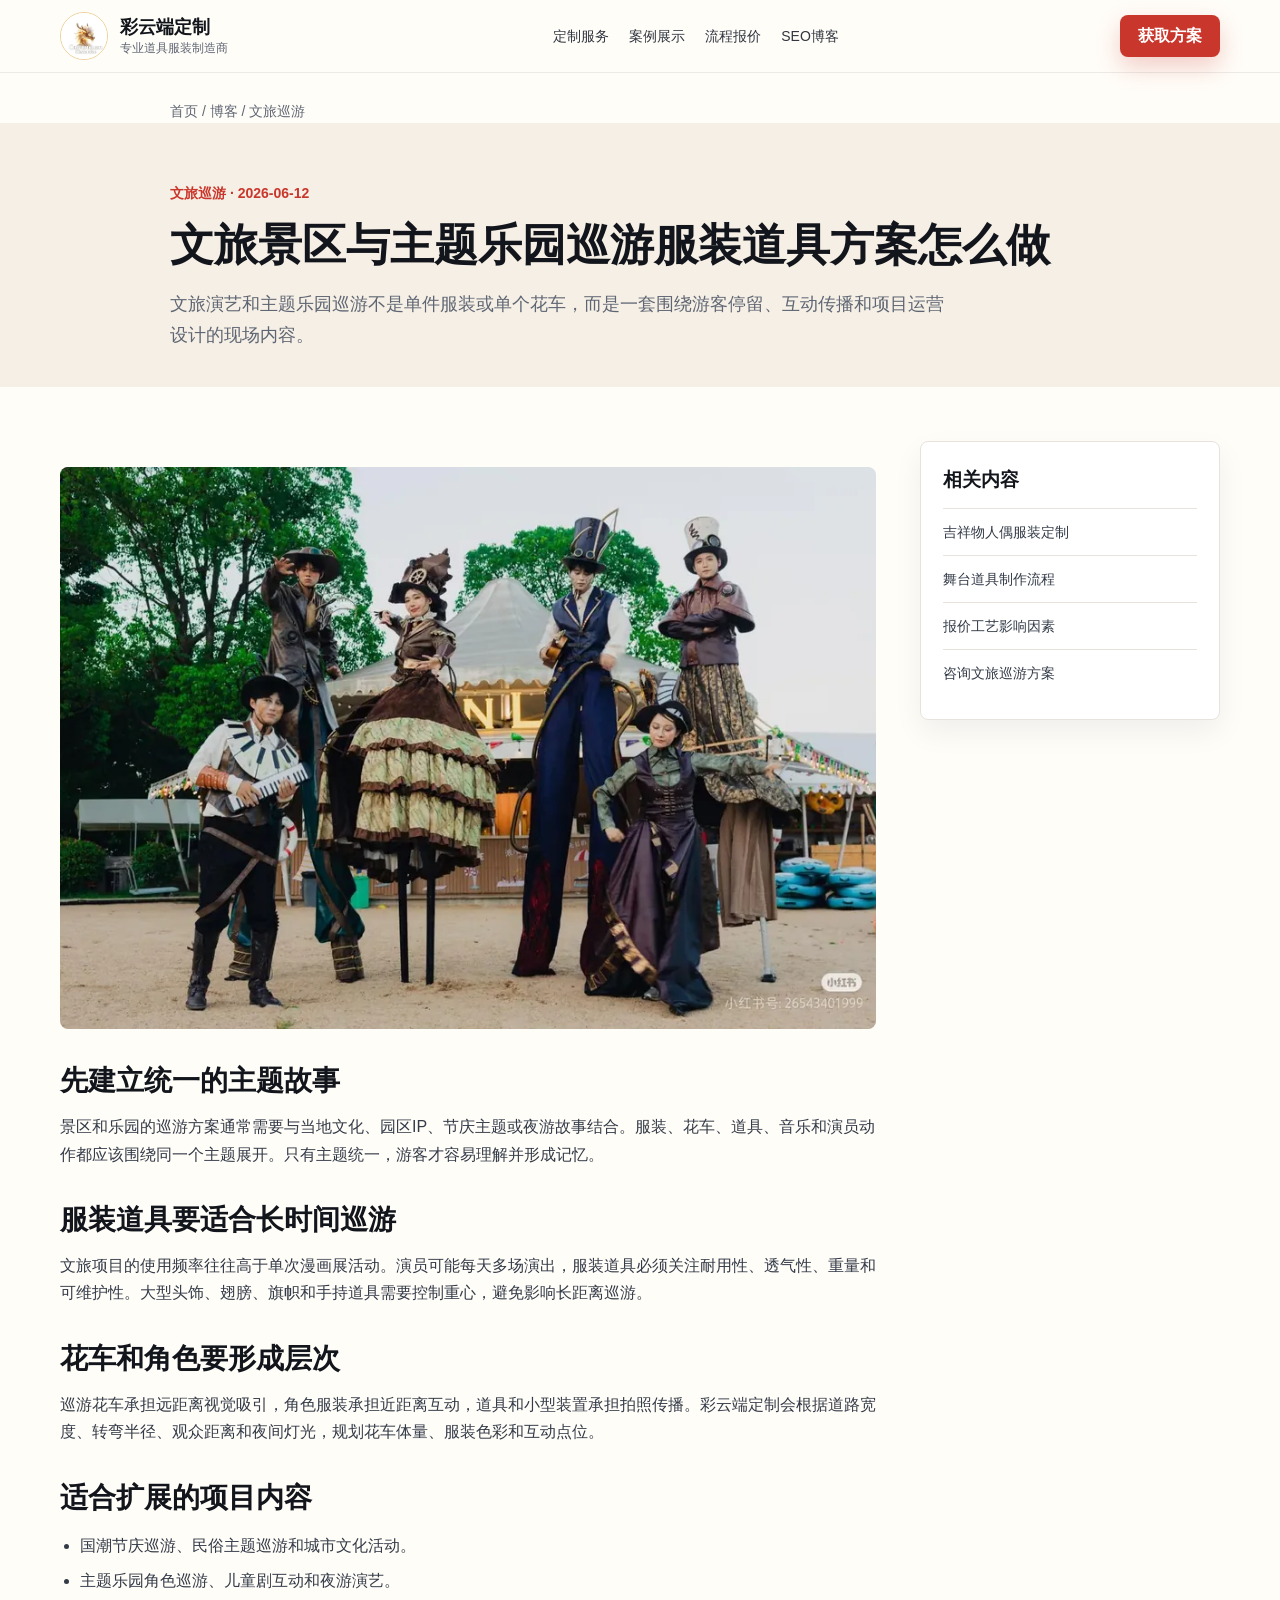
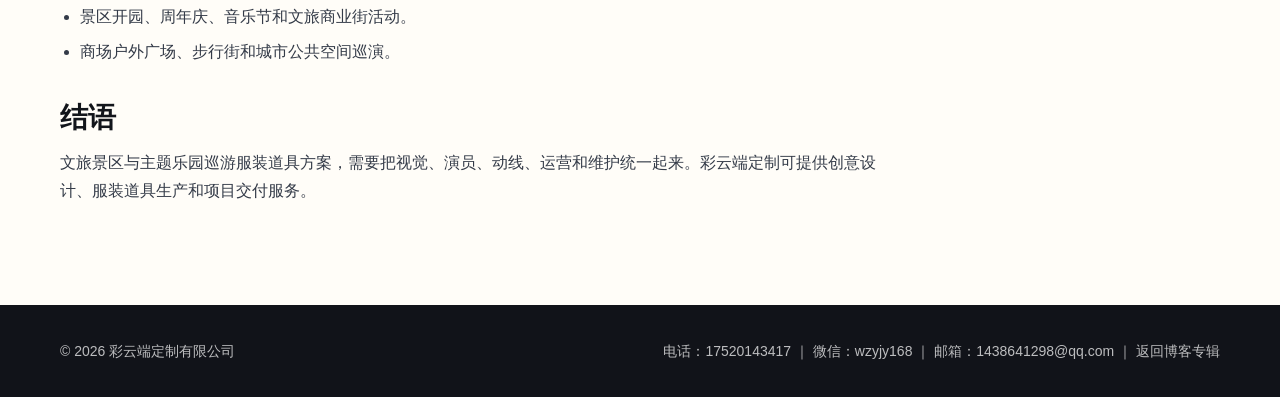
<file: blog/wenlv-leyuan-xunyou.html>
<!doctype html>
<html lang="zh-CN">
<head>
  <meta charset="utf-8">
  <meta name="viewport" content="width=device-width, initial-scale=1">
  <title>文旅景区与主题乐园巡游服装道具方案怎么做｜彩云端定制</title>
  <meta name="description" content="文旅景区和主题乐园巡游服装道具方案需要结合主题故事、演员动线、游客互动、花车设计和夜游灯光。彩云端定制提供演艺道具制作思路。">
  <meta name="keywords" content="文旅景区演艺道具,主题乐园巡游服装,巡游花车设计制作,商业演艺道具,景区活动服装定制">
  <meta name="robots" content="index,follow">
  <link rel="canonical" href="https://www.caiyunduan168.com/blog/wenlv-leyuan-xunyou.html">
  <link rel="icon" href="../assets/images/favicon-192.png" sizes="192x192">
  <link rel="stylesheet" href="../assets/styles.css">
</head>
<body>
  <header class="site-header"><div class="header-inner"><a class="brand" href="../index.html"><img src="../assets/images/logo-caiyunduan.webp" width="48" height="48" alt="彩云端定制公司标志"><span><span class="brand-name">彩云端定制</span><span class="brand-sub">专业道具服装制造商</span></span></a><nav class="nav"><a href="../index.html#services">定制服务</a><a href="../index.html#cases">案例展示</a><a href="../index.html#process">流程报价</a><a href="index.html">SEO博客</a></nav><a class="header-cta" href="../index.html#contact">获取方案</a></div></header>
  <div class="breadcrumb"><a href="../index.html">首页</a> / <a href="index.html">博客</a> / 文旅巡游</div>
  <main>
    <section class="article-hero"><article class="article"><p class="article-meta">文旅巡游 · 2026-06-12</p><h1>文旅景区与主题乐园巡游服装道具方案怎么做</h1><p class="article-intro">文旅演艺和主题乐园巡游不是单件服装或单个花车，而是一套围绕游客停留、互动传播和项目运营设计的现场内容。</p></article></section>
    <div class="article-layout">
      <article class="article-body">
        <img src="../assets/images/case-outdoor-show.webp" width="900" height="620" alt="文旅景区巡游服装道具定制案例">
        <h2>先建立统一的主题故事</h2>
        <p>景区和乐园的巡游方案通常需要与当地文化、园区IP、节庆主题或夜游故事结合。服装、花车、道具、音乐和演员动作都应该围绕同一个主题展开。只有主题统一，游客才容易理解并形成记忆。</p>
        <h2>服装道具要适合长时间巡游</h2>
        <p>文旅项目的使用频率往往高于单次漫画展活动。演员可能每天多场演出，服装道具必须关注耐用性、透气性、重量和可维护性。大型头饰、翅膀、旗帜和手持道具需要控制重心，避免影响长距离巡游。</p>
        <h2>花车和角色要形成层次</h2>
        <p>巡游花车承担远距离视觉吸引，角色服装承担近距离互动，道具和小型装置承担拍照传播。彩云端定制会根据道路宽度、转弯半径、观众距离和夜间灯光，规划花车体量、服装色彩和互动点位。</p>
        <h2>适合扩展的项目内容</h2>
        <ul>
          <li>国潮节庆巡游、民俗主题巡游和城市文化活动。</li>
          <li>主题乐园角色巡游、儿童剧互动和夜游演艺。</li>
          <li>景区开园、周年庆、音乐节和文旅商业街活动。</li>
          <li>商场户外广场、步行街和城市公共空间巡演。</li>
        </ul>
        <h2>结语</h2>
        <p>文旅景区与主题乐园巡游服装道具方案，需要把视觉、演员、动线、运营和维护统一起来。彩云端定制可提供创意设计、服装道具生产和项目交付服务。</p>
      </article>
      <aside class="article-aside"><h3>相关内容</h3><a href="jixiangwu-renou.html">吉祥物人偶服装定制</a><a href="dongman-zhantai-daoju.html">舞台道具制作流程</a><a href="baojia-gongyi.html">报价工艺影响因素</a><a href="../index.html#contact">咨询文旅巡游方案</a></aside>
    </div>
  </main>
  <footer class="site-footer"><div class="footer-inner"><span>© 2026 彩云端定制有限公司</span><span>电话：17520143417 ｜ 微信：wzyjy168 ｜ 邮箱：1438641298@qq.com ｜ <a href="index.html">返回博客专辑</a></span></div></footer>
</body>
</html>
</file>
<file: assets/styles.css>
:root {
  --ink: #12151b;
  --muted: #5f6673;
  --line: #e7e3dc;
  --paper: #fffdf8;
  --soft: #f5efe5;
  --gold: #d59b31;
  --red: #c9362c;
  --teal: #0b8f8b;
  --night: #151820;
  --white: #ffffff;
  --shadow: 0 18px 46px rgba(18, 21, 27, 0.14);
  color-scheme: light;
}

* {
  box-sizing: border-box;
}

html {
  scroll-behavior: smooth;
}

body {
  margin: 0;
  background: var(--paper);
  color: var(--ink);
  font-family: "Microsoft YaHei", "PingFang SC", "Noto Sans SC", Arial, sans-serif;
  line-height: 1.72;
  letter-spacing: 0;
}

img {
  display: block;
  max-width: 100%;
  height: auto;
}

a {
  color: inherit;
  text-decoration: none;
}

p {
  margin: 0;
}

.skip-link {
  position: absolute;
  left: 12px;
  top: -80px;
  z-index: 30;
  background: var(--ink);
  color: var(--white);
  padding: 10px 14px;
}

.skip-link:focus {
  top: 12px;
}

.site-header {
  position: sticky;
  top: 0;
  z-index: 20;
  background: rgba(255, 253, 248, 0.93);
  border-bottom: 1px solid rgba(18, 21, 27, 0.08);
  backdrop-filter: blur(14px);
}

.header-inner,
.section-inner {
  width: min(1160px, calc(100% - 40px));
  margin: 0 auto;
}

.header-inner {
  min-height: 72px;
  display: flex;
  align-items: center;
  justify-content: space-between;
  gap: 22px;
}

.brand {
  display: inline-flex;
  align-items: center;
  gap: 12px;
  min-width: 212px;
}

.brand img {
  width: 48px;
  height: 48px;
  border-radius: 50%;
  object-fit: cover;
  border: 1px solid rgba(213, 155, 49, 0.45);
}

.brand-name {
  display: block;
  font-size: 18px;
  font-weight: 800;
  line-height: 1.2;
}

.brand-sub {
  display: block;
  margin-top: 2px;
  color: var(--muted);
  font-size: 12px;
  line-height: 1.2;
}

.nav {
  display: flex;
  align-items: center;
  gap: 20px;
  color: #313640;
  font-size: 14px;
  white-space: nowrap;
}

.nav a {
  border-bottom: 2px solid transparent;
  padding: 24px 0 22px;
}

.nav a:hover,
.nav a:focus {
  color: var(--red);
  border-bottom-color: var(--red);
}

.header-cta,
.primary-btn,
.secondary-btn {
  display: inline-flex;
  align-items: center;
  justify-content: center;
  min-height: 42px;
  padding: 0 18px;
  border-radius: 8px;
  font-weight: 800;
}

.header-cta,
.primary-btn {
  background: var(--red);
  color: var(--white);
  box-shadow: 0 10px 24px rgba(201, 54, 44, 0.24);
}

.secondary-btn {
  border: 1px solid rgba(255, 255, 255, 0.55);
  color: var(--white);
}

.mobile-nav {
  display: none;
}

.hero {
  position: relative;
  min-height: 74svh;
  overflow: hidden;
  color: var(--white);
  background:
    linear-gradient(90deg, rgba(11, 12, 16, 0.86), rgba(11, 12, 16, 0.48) 54%, rgba(11, 12, 16, 0.18)),
    url("images/hero-parade.webp") center / cover no-repeat;
}

.hero::after {
  content: "";
  position: absolute;
  inset: auto 0 0;
  height: 130px;
  background: linear-gradient(0deg, var(--paper), rgba(255, 253, 248, 0));
}

.hero-inner {
  position: relative;
  z-index: 1;
  width: min(1160px, calc(100% - 40px));
  min-height: 74svh;
  margin: 0 auto;
  display: grid;
  align-items: center;
  padding: 76px 0 116px;
}

.eyebrow {
  display: inline-flex;
  align-items: center;
  gap: 10px;
  margin-bottom: 20px;
  color: #f7df9d;
  font-size: 14px;
  font-weight: 800;
}

.eyebrow::before {
  content: "";
  width: 34px;
  height: 2px;
  background: currentColor;
}

.hero h1 {
  max-width: 860px;
  margin: 0;
  font-size: clamp(36px, 6vw, 76px);
  line-height: 1.08;
  letter-spacing: 0;
}

.hero-title-line {
  display: block;
}

.hero-lead {
  max-width: 760px;
  margin: 24px 0 0;
  color: rgba(255, 255, 255, 0.9);
  font-size: 18px;
}

.hero-actions {
  display: flex;
  flex-wrap: wrap;
  gap: 14px;
  margin-top: 34px;
}

.hero-proof {
  display: grid;
  grid-template-columns: repeat(4, minmax(0, 1fr));
  gap: 14px;
  max-width: 900px;
  margin-top: 48px;
}

.proof-item {
  border-left: 3px solid var(--gold);
  background: rgba(255, 255, 255, 0.1);
  padding: 12px 14px;
  backdrop-filter: blur(10px);
}

.proof-item strong {
  display: block;
  font-size: 22px;
  line-height: 1.2;
}

.proof-item span {
  display: block;
  color: rgba(255, 255, 255, 0.8);
  font-size: 13px;
}

.section {
  padding: 86px 0;
}

.section.soft {
  background: var(--soft);
}

.section.night {
  background: var(--night);
  color: var(--white);
}

.section-head {
  display: grid;
  grid-template-columns: minmax(0, 0.9fr) minmax(260px, 0.55fr);
  gap: 36px;
  align-items: end;
  margin-bottom: 34px;
}

.section-kicker {
  margin-bottom: 8px;
  color: var(--red);
  font-size: 14px;
  font-weight: 800;
}

.section-head h2,
.article h1 {
  margin: 0;
  font-size: clamp(28px, 4vw, 44px);
  line-height: 1.18;
  letter-spacing: 0;
}

.section-head p {
  color: var(--muted);
  font-size: 16px;
}

.night .section-head p {
  color: rgba(255, 255, 255, 0.72);
}

.service-grid {
  display: grid;
  grid-template-columns: repeat(4, minmax(0, 1fr));
  gap: 16px;
}

.service-card,
.case-card,
.blog-card,
.article-aside,
.contact-panel {
  border: 1px solid var(--line);
  border-radius: 8px;
  background: var(--white);
  box-shadow: 0 12px 30px rgba(18, 21, 27, 0.06);
}

.service-card {
  min-height: 228px;
  padding: 24px;
  display: flex;
  flex-direction: column;
  gap: 12px;
}

.service-mark {
  display: inline-grid;
  place-items: center;
  width: 44px;
  height: 44px;
  border-radius: 50%;
  background: rgba(11, 143, 139, 0.12);
  color: var(--teal);
  font-weight: 900;
}

.service-card:nth-child(2n) .service-mark {
  background: rgba(213, 155, 49, 0.16);
  color: #a56f14;
}

.service-card:nth-child(3n) .service-mark {
  background: rgba(201, 54, 44, 0.12);
  color: var(--red);
}

.service-card h3,
.case-card h3,
.blog-card h3 {
  margin: 0;
  font-size: 19px;
  line-height: 1.35;
}

.service-card p,
.case-card p,
.blog-card p,
.article-aside p,
.contact-panel p {
  color: var(--muted);
  font-size: 14px;
}

.split {
  display: grid;
  grid-template-columns: minmax(0, 0.92fr) minmax(320px, 0.78fr);
  gap: 46px;
  align-items: center;
}

.split-media {
  display: grid;
  grid-template-columns: 1fr 0.72fr;
  gap: 14px;
  align-items: stretch;
}

.split-media img {
  width: 100%;
  height: 100%;
  min-height: 360px;
  object-fit: cover;
  border-radius: 8px;
  box-shadow: var(--shadow);
}

.split-media img:last-child {
  margin-top: 42px;
}

.feature-list {
  display: grid;
  gap: 16px;
  margin-top: 26px;
}

.feature {
  display: grid;
  grid-template-columns: 54px minmax(0, 1fr);
  gap: 16px;
  align-items: start;
}

.feature strong {
  display: grid;
  place-items: center;
  width: 54px;
  height: 54px;
  border-radius: 50%;
  background: var(--ink);
  color: var(--gold);
}

.feature h3 {
  margin: 0 0 4px;
  font-size: 20px;
}

.feature p {
  color: var(--muted);
}

.case-grid {
  display: grid;
  grid-template-columns: repeat(3, minmax(0, 1fr));
  gap: 18px;
}

.case-card {
  overflow: hidden;
}

.case-card img {
  width: 100%;
  aspect-ratio: 1.32 / 1;
  object-fit: cover;
}

.case-card div {
  padding: 18px;
}

.case-card p {
  margin-top: 8px;
}

.process {
  counter-reset: process;
  display: grid;
  grid-template-columns: repeat(6, minmax(0, 1fr));
  gap: 12px;
}

.process-step {
  position: relative;
  min-height: 178px;
  padding: 22px 16px;
  border: 1px solid rgba(255, 255, 255, 0.14);
  border-radius: 8px;
  background: rgba(255, 255, 255, 0.06);
}

.process-step::before {
  counter-increment: process;
  content: "0" counter(process);
  display: block;
  margin-bottom: 24px;
  color: #f4bf47;
  font-weight: 900;
}

.process-step h3 {
  margin: 0 0 8px;
  font-size: 18px;
}

.process-step p {
  color: rgba(255, 255, 255, 0.72);
  font-size: 14px;
}

.keyword-strip {
  display: flex;
  flex-wrap: wrap;
  gap: 10px;
  margin-top: 30px;
}

.keyword-strip span {
  border: 1px solid rgba(18, 21, 27, 0.12);
  border-radius: 999px;
  background: rgba(255, 255, 255, 0.72);
  padding: 7px 12px;
  color: #424957;
  font-size: 13px;
}

.blog-grid {
  display: grid;
  grid-template-columns: repeat(4, minmax(0, 1fr));
  gap: 16px;
}

.blog-card {
  display: flex;
  flex-direction: column;
  min-height: 268px;
  padding: 22px;
}

.blog-card span {
  color: var(--red);
  font-size: 13px;
  font-weight: 800;
}

.blog-card h3 {
  margin-top: 10px;
}

.blog-card p {
  margin-top: 12px;
}

.blog-card a {
  margin-top: auto;
  color: var(--teal);
  font-weight: 800;
}

.contact-layout {
  display: grid;
  grid-template-columns: minmax(0, 0.9fr) minmax(320px, 0.62fr);
  gap: 26px;
  align-items: start;
}

.contact-panel {
  padding: 26px;
}

.contact-panel h2,
.contact-panel h3 {
  margin: 0 0 12px;
  line-height: 1.28;
}

.contact-list {
  display: grid;
  gap: 12px;
  margin-top: 24px;
}

.contact-row {
  display: grid;
  grid-template-columns: 90px minmax(0, 1fr);
  gap: 12px;
  padding-top: 12px;
  border-top: 1px solid var(--line);
}

.contact-row strong {
  color: var(--red);
}

.contact-row span {
  color: var(--muted);
}

.contact-methods {
  display: flex;
  flex-wrap: wrap;
  gap: 2px 16px;
}

.contact-methods span {
  white-space: nowrap;
}

.contact-methods a {
  color: inherit;
}

.site-footer {
  background: #111319;
  color: rgba(255, 255, 255, 0.72);
  padding: 34px 0;
}

.footer-inner {
  width: min(1160px, calc(100% - 40px));
  margin: 0 auto;
  display: flex;
  flex-wrap: wrap;
  justify-content: space-between;
  gap: 16px;
  font-size: 14px;
}

.breadcrumb {
  width: min(940px, calc(100% - 40px));
  margin: 26px auto 0;
  color: var(--muted);
  font-size: 14px;
}

.article-hero {
  padding: 58px 0 36px;
  background: var(--soft);
}

.article {
  width: min(940px, calc(100% - 40px));
  margin: 0 auto;
}

.article-meta {
  margin-bottom: 14px;
  color: var(--red);
  font-size: 14px;
  font-weight: 800;
}

.article-intro {
  max-width: 780px;
  margin-top: 18px;
  color: var(--muted);
  font-size: 18px;
}

.article-layout {
  width: min(1160px, calc(100% - 40px));
  margin: 54px auto 86px;
  display: grid;
  grid-template-columns: minmax(0, 1fr) 300px;
  gap: 44px;
  align-items: start;
}

.article-body {
  min-width: 0;
}

.article-body h2 {
  margin: 34px 0 12px;
  font-size: 28px;
  line-height: 1.28;
}

.article-body p {
  margin: 14px 0;
  color: #343b48;
}

.article-body ul {
  padding-left: 20px;
  color: #343b48;
}

.article-body li {
  margin: 8px 0;
}

.article-body img {
  width: 100%;
  margin: 26px 0;
  border-radius: 8px;
}

.article-aside {
  position: sticky;
  top: 96px;
  padding: 22px;
}

.article-aside h3 {
  margin: 0 0 12px;
}

.article-aside a {
  display: block;
  padding: 11px 0;
  border-top: 1px solid var(--line);
  color: #343b48;
  font-size: 14px;
}

.article-aside a:hover {
  color: var(--red);
}

.floating-contact {
  position: fixed;
  right: 18px;
  top: 50%;
  z-index: 80;
  display: grid;
  gap: 10px;
  transform: translateY(-50%);
}

.float-btn {
  display: grid;
  width: 58px;
  min-height: 58px;
  place-items: center;
  gap: 3px;
  border: 0;
  border-radius: 8px;
  background: #10141c;
  color: #fff;
  box-shadow: 0 16px 34px rgba(0, 0, 0, 0.22);
  cursor: pointer;
  font: inherit;
  text-decoration: none;
  transition: transform 0.2s ease, background 0.2s ease;
}

.float-btn:hover {
  transform: translateX(-4px);
}

.float-btn span {
  display: grid;
  width: 26px;
  height: 26px;
  place-items: center;
  border-radius: 50%;
  background: rgba(255, 255, 255, 0.16);
  font-weight: 900;
}

.float-btn strong {
  font-size: 12px;
  line-height: 1;
}

.float-btn.wechat {
  background: #15a05f;
}

.float-btn.phone {
  background: #d91522;
}

.float-btn.qq {
  background: #1768d8;
}

.contact-popup[hidden] {
  display: none;
}

.contact-popup {
  position: fixed;
  inset: 0;
  z-index: 120;
  display: grid;
  place-items: center;
  padding: 22px;
  background: rgba(10, 14, 22, 0.58);
}

.contact-popup-card {
  position: relative;
  width: min(100%, 390px);
  padding: 30px;
  border-radius: 8px;
  background: #fff;
  box-shadow: 0 28px 70px rgba(0, 0, 0, 0.32);
  text-align: center;
}

.contact-popup-close {
  position: absolute;
  top: 12px;
  right: 12px;
  width: 34px;
  height: 34px;
  border: 0;
  border-radius: 50%;
  background: #f1f3f6;
  color: #1b202b;
  cursor: pointer;
  font-size: 22px;
  line-height: 1;
}

.popup-kicker {
  margin: 0 0 8px;
  color: var(--red);
  font-size: 13px;
  font-weight: 800;
}

.contact-popup-card h2 {
  margin: 0 0 10px;
  font-size: 26px;
}

.contact-popup-card p {
  margin: 0;
  color: var(--muted);
  line-height: 1.7;
}

.popup-value {
  margin: 22px 0 16px;
  padding: 16px;
  border: 1px solid var(--line);
  border-radius: 8px;
  background: #f7f8fa;
  color: #10141c;
  font-size: 24px;
  font-weight: 900;
  letter-spacing: 0;
}

.popup-copy {
  width: 100%;
  border: 0;
  border-radius: 8px;
  padding: 13px 18px;
  background: var(--red);
  color: #fff;
  cursor: pointer;
  font-weight: 900;
}

.blog-archive {
  padding: 76px 0 90px;
}

.archive-lead {
  max-width: 760px;
  margin: 14px 0 34px;
  color: var(--muted);
}

@media (max-width: 980px) {
  .header-inner {
    flex-wrap: wrap;
    padding: 12px 0;
  }

  .nav,
  .header-cta {
    display: none;
  }

  .mobile-nav {
    display: block;
    width: 100%;
  }

  .mobile-nav summary {
    cursor: pointer;
    list-style: none;
    border: 1px solid var(--line);
    border-radius: 8px;
    padding: 10px 12px;
    font-weight: 800;
  }

  .mobile-nav summary::-webkit-details-marker {
    display: none;
  }

  .mobile-nav div {
    display: grid;
    gap: 10px;
    padding: 12px 0 4px;
  }

  .section-head,
  .split,
  .contact-layout,
  .article-layout {
    grid-template-columns: 1fr;
  }

  .service-grid,
  .blog-grid {
    grid-template-columns: repeat(2, minmax(0, 1fr));
  }

  .case-grid {
    grid-template-columns: repeat(2, minmax(0, 1fr));
  }

  .process {
    grid-template-columns: repeat(3, minmax(0, 1fr));
  }

  .article-aside {
    position: static;
  }
}

@media (max-width: 680px) {
  .header-inner,
  .section-inner,
  .hero-inner,
  .footer-inner,
  .article,
  .breadcrumb,
  .article-layout {
    width: min(100% - 28px, 1160px);
  }

  .hero,
  .hero-inner {
    min-height: 68svh;
  }

  .hero-inner {
    padding: 54px 0 92px;
  }

  .hero h1 {
    font-size: 31px;
  }

  .hero-lead {
    font-size: 16px;
  }

  .hero-proof,
  .service-grid,
  .case-grid,
  .blog-grid,
  .process {
    grid-template-columns: 1fr;
  }

  .hero-proof {
    display: none;
  }

  .split-media {
    grid-template-columns: 1fr;
  }

  .split-media img,
  .split-media img:last-child {
    min-height: 280px;
    margin-top: 0;
  }

  .section {
    padding: 62px 0;
  }

  .contact-row {
    grid-template-columns: 1fr;
  }

  .contact-methods span {
    white-space: normal;
  }

  .floating-contact {
    right: 12px;
    top: auto;
    bottom: 14px;
    grid-template-columns: repeat(3, 1fr);
    width: calc(100% - 24px);
    transform: none;
  }

  .float-btn {
    width: 100%;
    min-height: 52px;
    grid-template-columns: auto auto;
    justify-content: center;
  }

  .float-btn:hover {
    transform: none;
  }

  .contact-popup-card {
    padding: 28px 20px 22px;
  }
}
</file>
